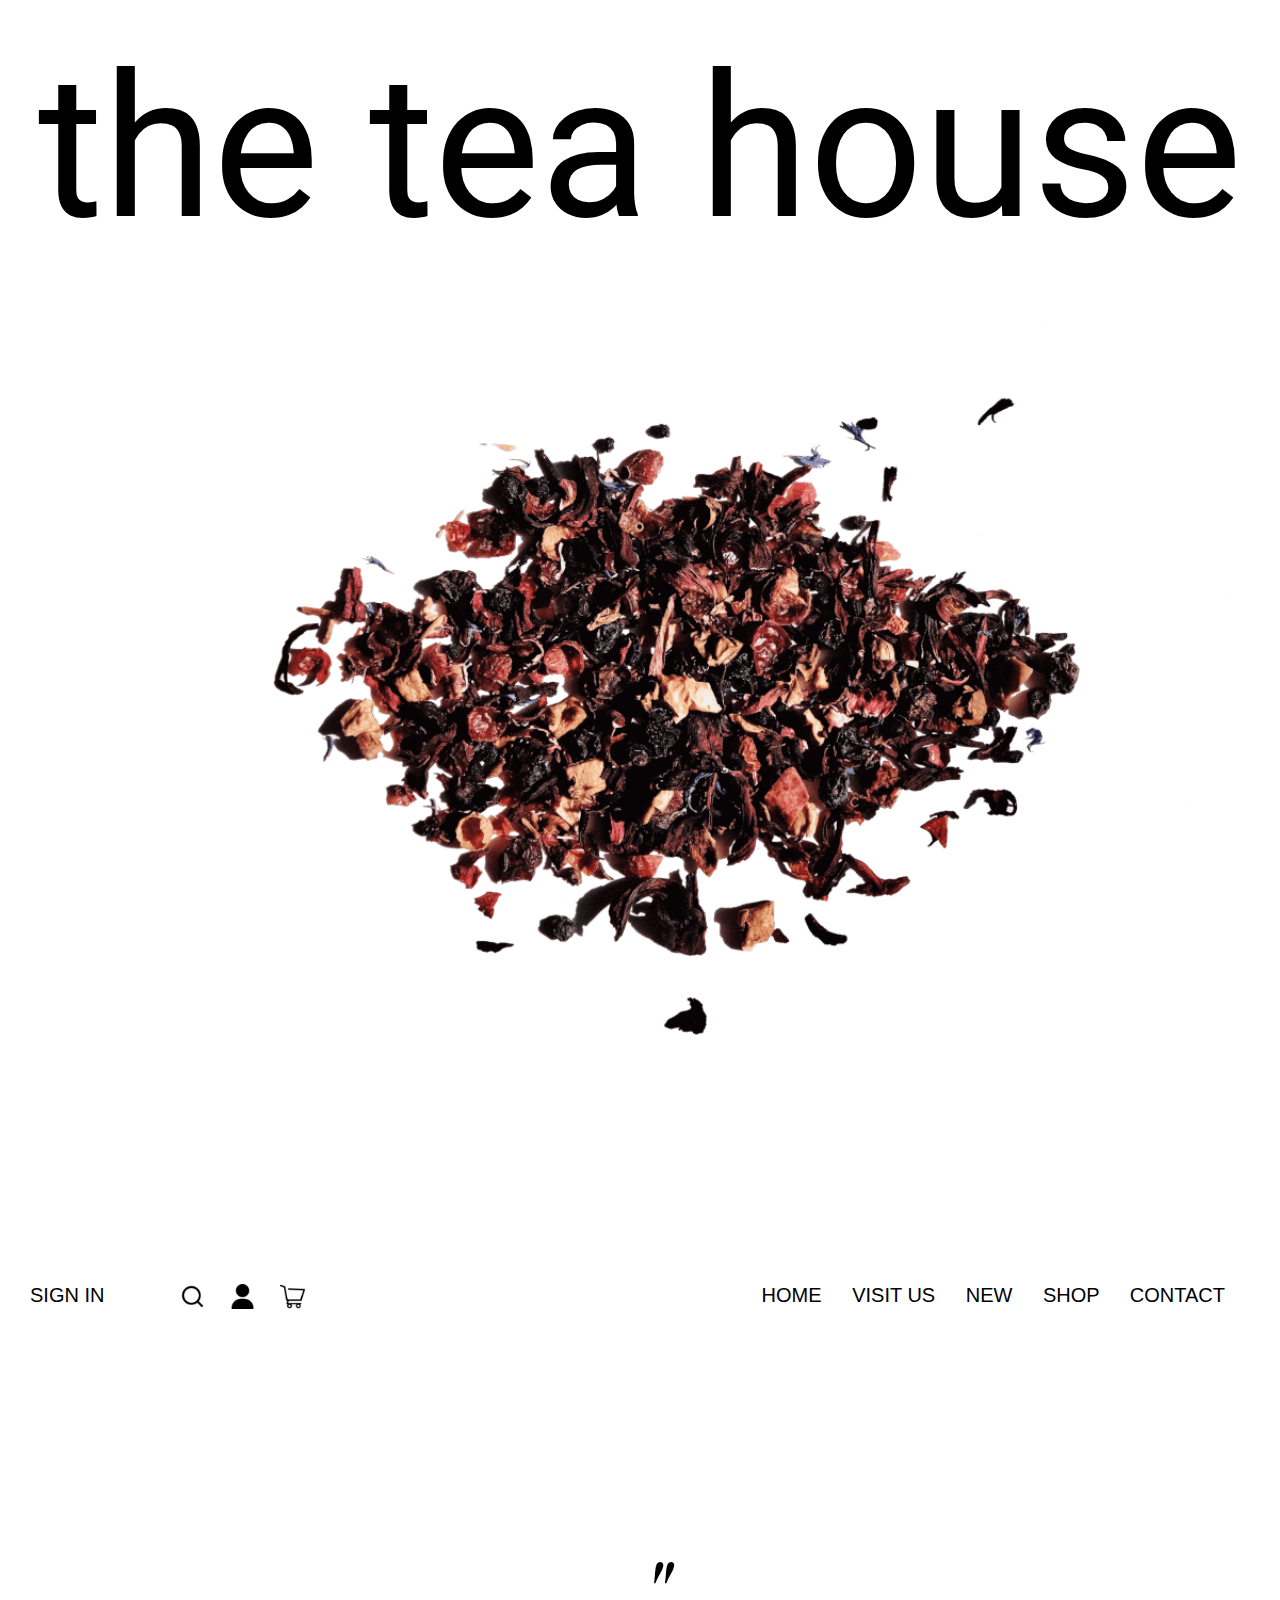
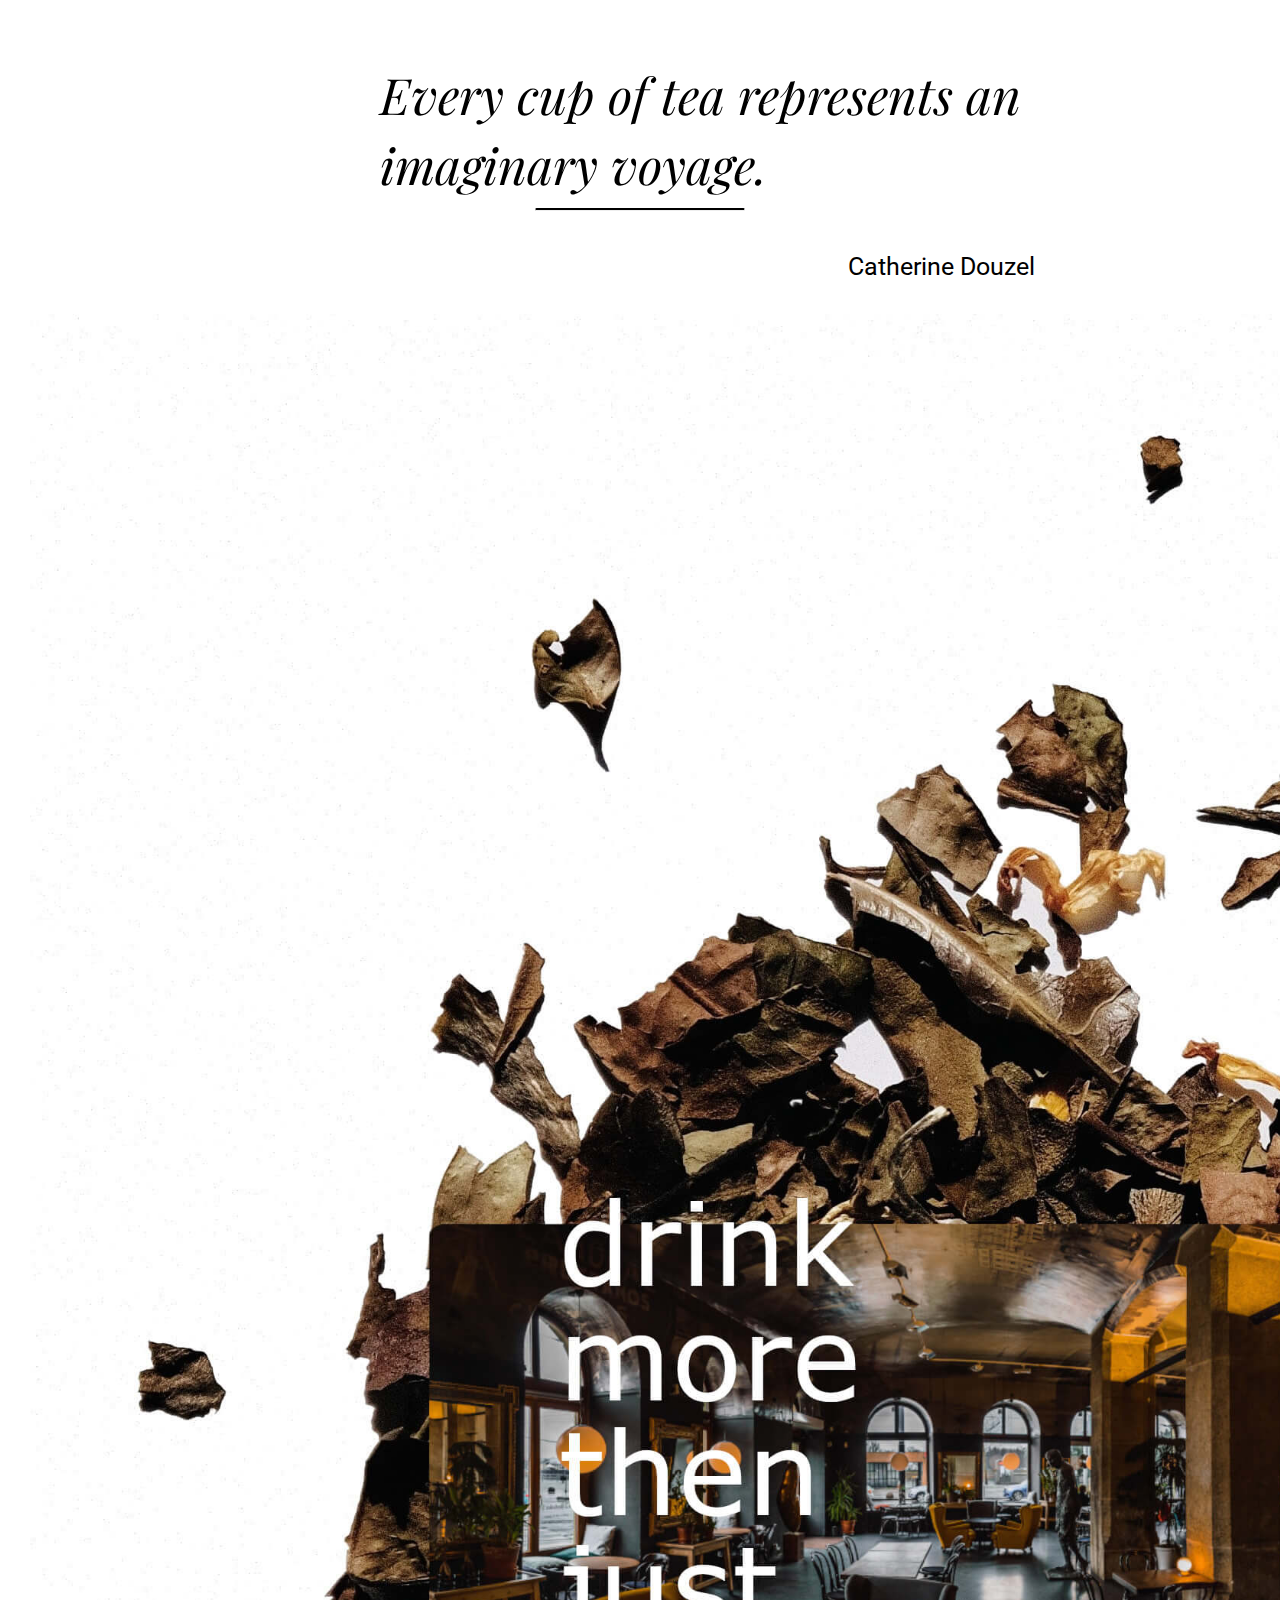
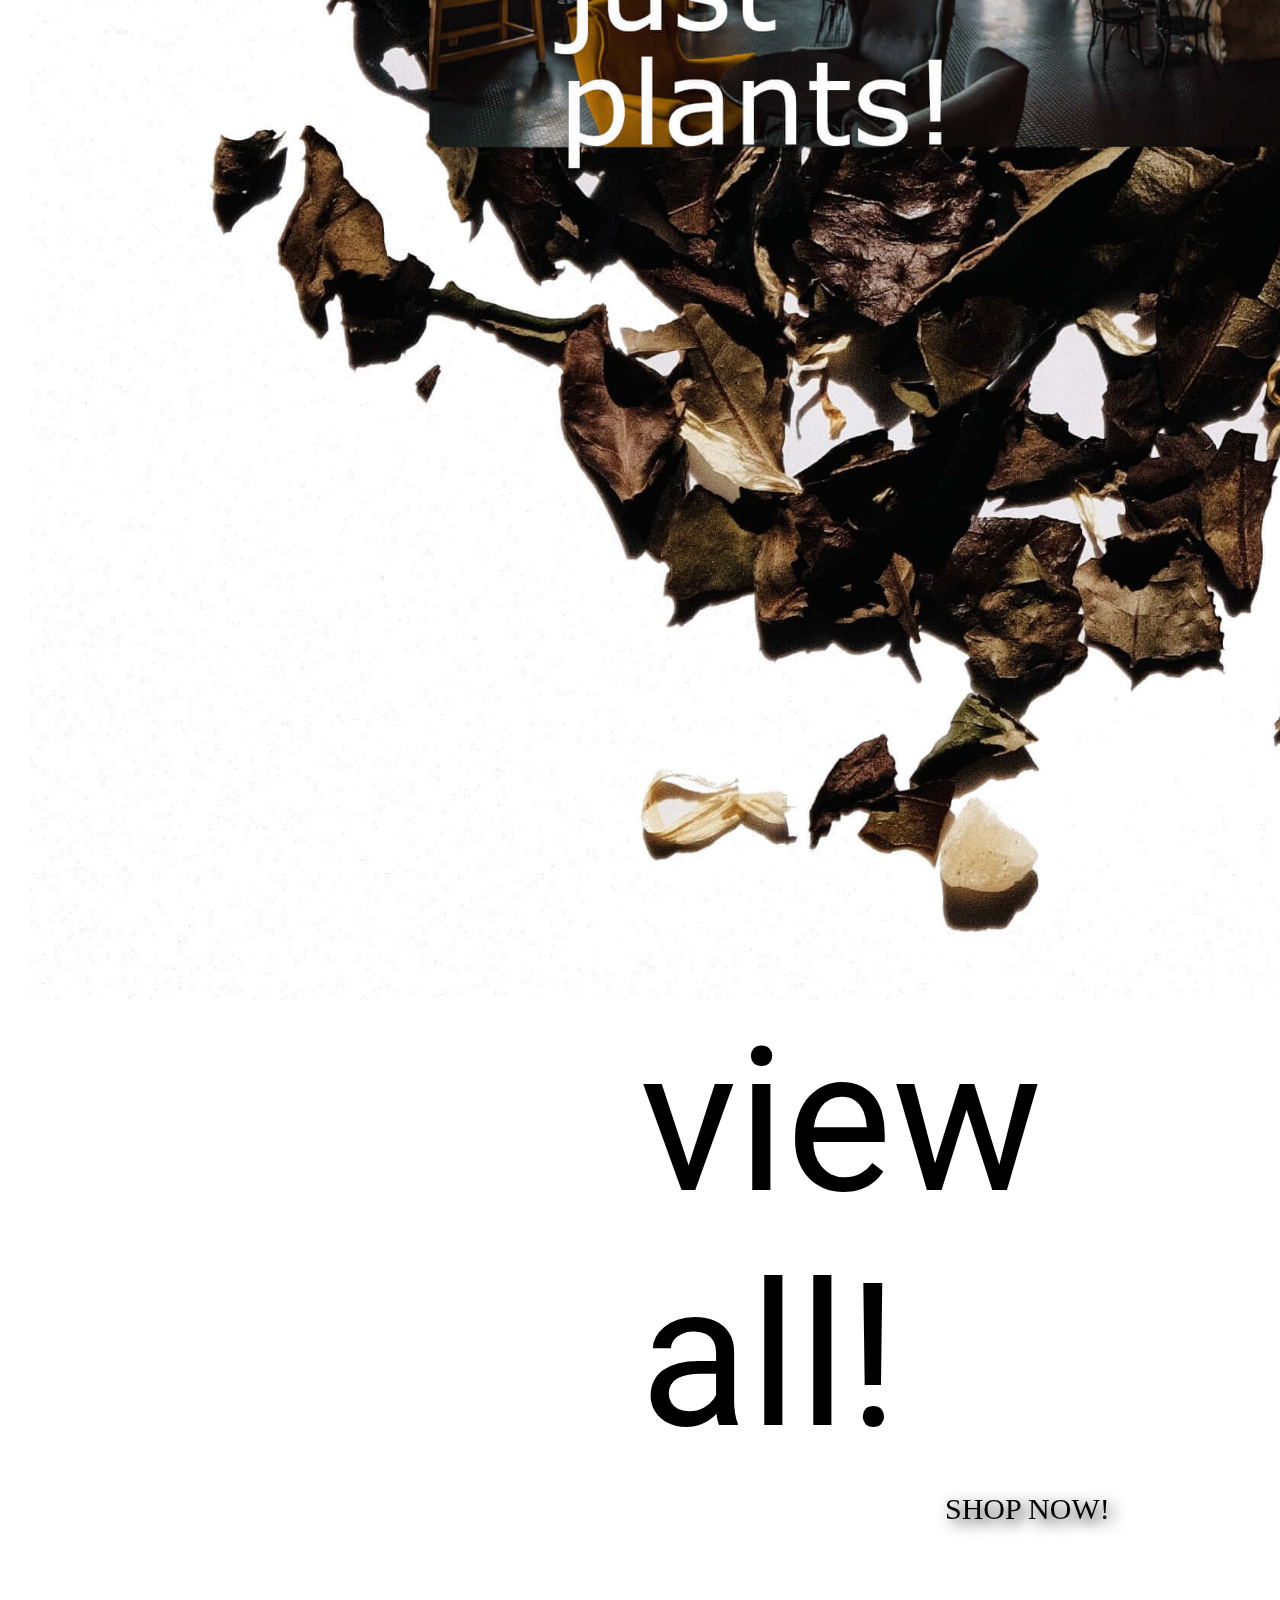
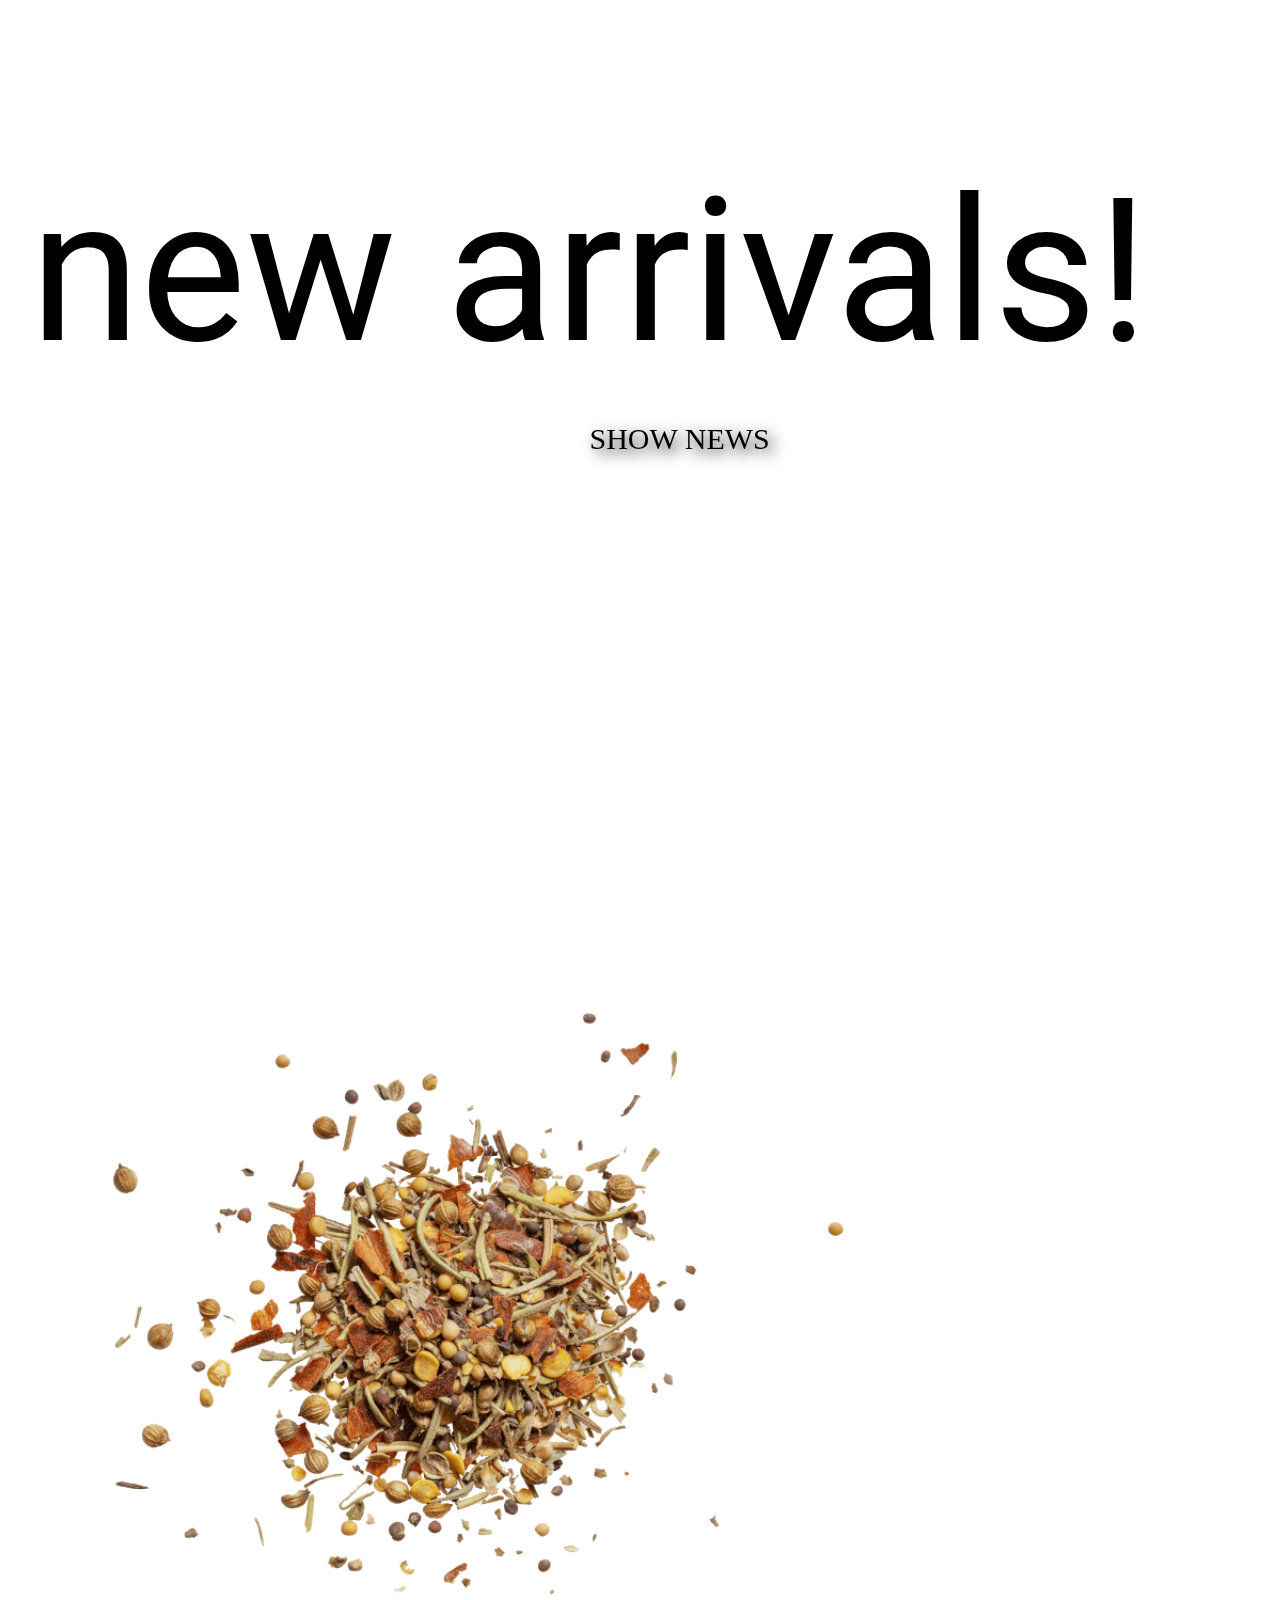
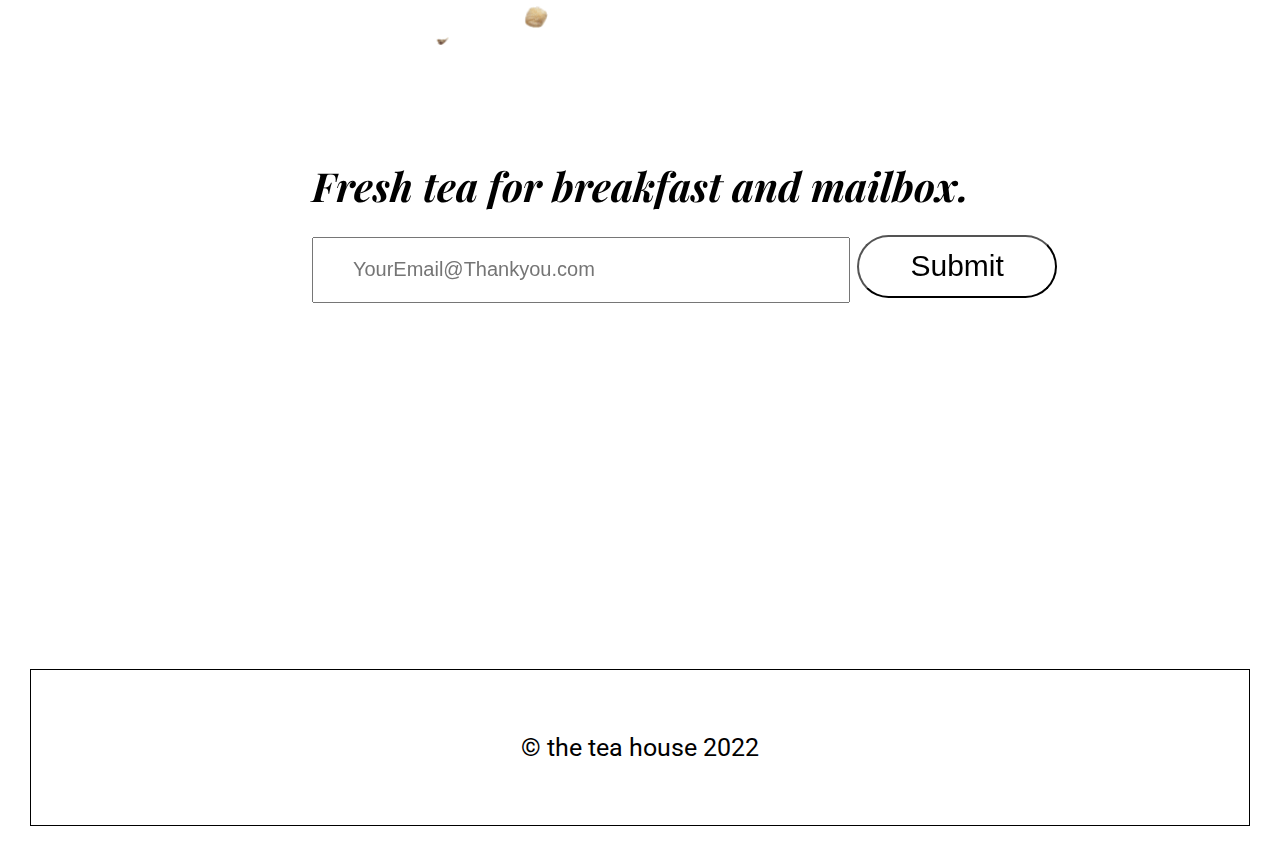
<file: index.html>
<!DOCTYPE html>
<html lang="en">
  <head>
    <meta charset="UTF-8" />
    <meta http-equiv="X-UA-Compatible" content="IE=edge" />
    <meta name="viewport" content="width=device-width, initial-scale=1.0" />
    <title>the tea house</title>
    <link rel="stylesheet" href="styles.css" />
  </head>
  <body>
    <div class="main-title new-font">the tea house</div>
    <img
      class="main-img"
      src="img/tee4-rotate.PNG"
      alt="Table with tea"
    />
  
    <nav class="nav-down">
      <div class="nav-pos">
        <div class="left-box">
          <a class="" href="">SIGN IN </a>
          <a href="index.html">
            <img src="img/search.png" class="pos-icon0"height="25"alt="Logo"
          </a>
          <a href="index.html">
            <img src="img/account.png" class="pos-icon1"height="25"alt="Logo"
          </a>

          <a class="" href="cart.html">
            <img
              class="pos-icon2"
              height="25"
              src="img/cart_icon.png"
              alt="Shoppingcart"
            />
          </a>
        </div>
        <div class="right-box">
          <a class="menu-link" href="index.html">HOME </a>
          <a class="menu-link" href="visitus.html"> VISIT US </a>
          <a class="menu-link" href="new.html"> NEW </a>
          <a class="menu-link" href="shop.html"> SHOP </a>
          <a class="menu-link" href="contact.html"> CONTACT </a>
        </div>
      </div>
    </nav>

    <section class="home-section">
      <div class="sign">"</div>
      <div class="quotes">Every cup of tea represents an imaginary voyage.</div>
      <hr class="rounded" />
      <p class="author">Catherine Douzel</p>
    </section>

    <div class="sec-2">
      <img
        class="main-img2"
        src="img/teaAndBarText.jpg"
        alt="tea house"
      />   
    </div>

      <div class="con-big-links">
        <div class="con-link-1 ">
          <div class="product-title2 new-font">view all!</div>
          <a class="link news-link-1" href="shop.html">SHOP NOW!</a>
        </div>

        <div class="con-link-2 ">
          <div class="product-title2 new-font">new arrivals!</div>
          <a class="link news-link-1" href="new.html">SHOW NEWS</a>
        </div>
      </div>

      <div class="img-title2">
        <img
          class="home-back-img-3"
          src="img/tee5.PNG"
          alt=""
        />

        <section class="email-div position-email">
          <h1 class="email-form-title pos-form" >Fresh tea for breakfast and mailbox.</h1>
          <form class="email-form" action="">
            <!-- <label for="email">Enter your email:</label> -->
            <input class="email-input-form" type="email" id="email" placeholder="YourEmail@Thankyou.com" name="email">
            <input class="submit-text" type="submit" value="Submit">
          </form
        </section>
      </div>
    </main>

    <footer class="footer">
      <div class="footer-div">
        <p class="impressum-copy-footer">&copy; the tea house 2022</p>
      </div>
    </footer>
  </body>
</html>
</file>
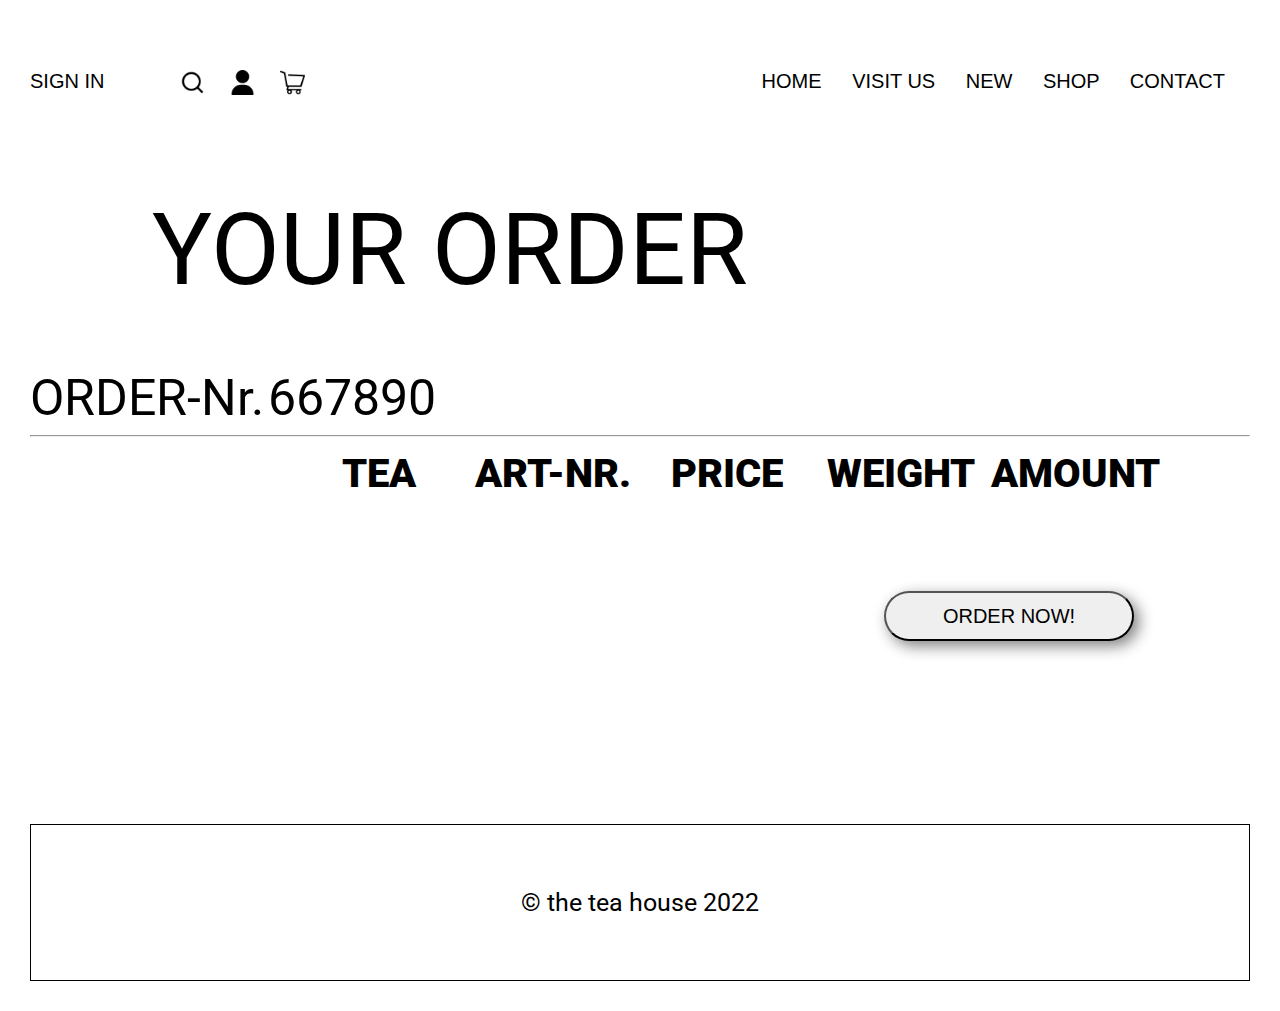
<file: cart.html>
<!DOCTYPE html>
<html lang="en">
  <head>
    <meta charset="UTF-8" />
    <meta http-equiv="X-UA-Compatible" content="IE=edge" />
    <meta name="viewport" content="width=device-width, initial-scale=1.0" />
    <title>the tea house</title>
    <link rel="stylesheet" href="styles.css" />
  </head>

  <body class="body-background" onload="createTableInCart()">
    <header class="header">
      <nav class="">
        <div class="nav-pos">
          <div class="left-box">
            <a class="" href="">SIGN IN </a>
            <a href="index.html">
              <img src="img/search.png"
              class="pos-icon0"height="25"alt="Logo"
            </a>
            <a href="index.html">
              <img src="img/account.png"
              class="pos-icon1"height="25"alt="Logo"
            </a>

            <a class="" href="cart.html">
              <img
                class="pos-icon2"
                height="25"
                src="img/cart_icon.png"
                alt="Shoppingcart"
              />
            </a>
          </div>
          <div class="right-box">
            <a class="menu-link" href="index.html">HOME </a>
            <a class="menu-link" href="visitus.html"> VISIT US </a>
            <a class="menu-link" href="new.html"> NEW </a>
            <a class="menu-link" href="shop.html"> SHOP </a>
            <a class="menu-link" href="contact.html"> CONTACT </a>
          </div>
        </div>
      </nav>
    </header>

    <main>
      <section class="order-title product-title2 new-font">YOUR ORDER</section>
      <span class="order-nr-title product-title2 new-font">ORDER-Nr.</span>

      <!-- Durch Klick auf Text wird hinzufuegen der Tabelle ausgeloest -->
      <span class="order-nr-title product-title2 new-font" id="order-nr"
        >667890</span
      >

      <hr />
      <section class="container-table-cart">
        <table class="order-table">
          <!-- Überschriften in erster Zeile: koennen bleiben? -->
          <tr class="new-font-s">
            <th class="table-head-2"></th>
            <th class="table-head-2">TEA</th>
            <th class="table-head-2">ART-NR.</th>
            <th class="table-head-2">PRICE</th>
            <th class="table-head-2">WEIGHT</th>
            <th class="table-head-2">AMOUNT</th>
          </tr>

          <tbody></tbody>
        </table>
      </section>

      <section class="under-product-list">
        <button class="buy-now-btn buy-btn size-btn">ORDER NOW!</button>
      </section>
    </main>
    <footer class="footer">
      <div class="footer-div">
        <p class="impressum-copy-footer">&copy; the tea house 2022</p>
      </div>
    </footer>

    <script type="text/javascript" src="js/addToCar.js"></script>
  </body>
</html>
</file>
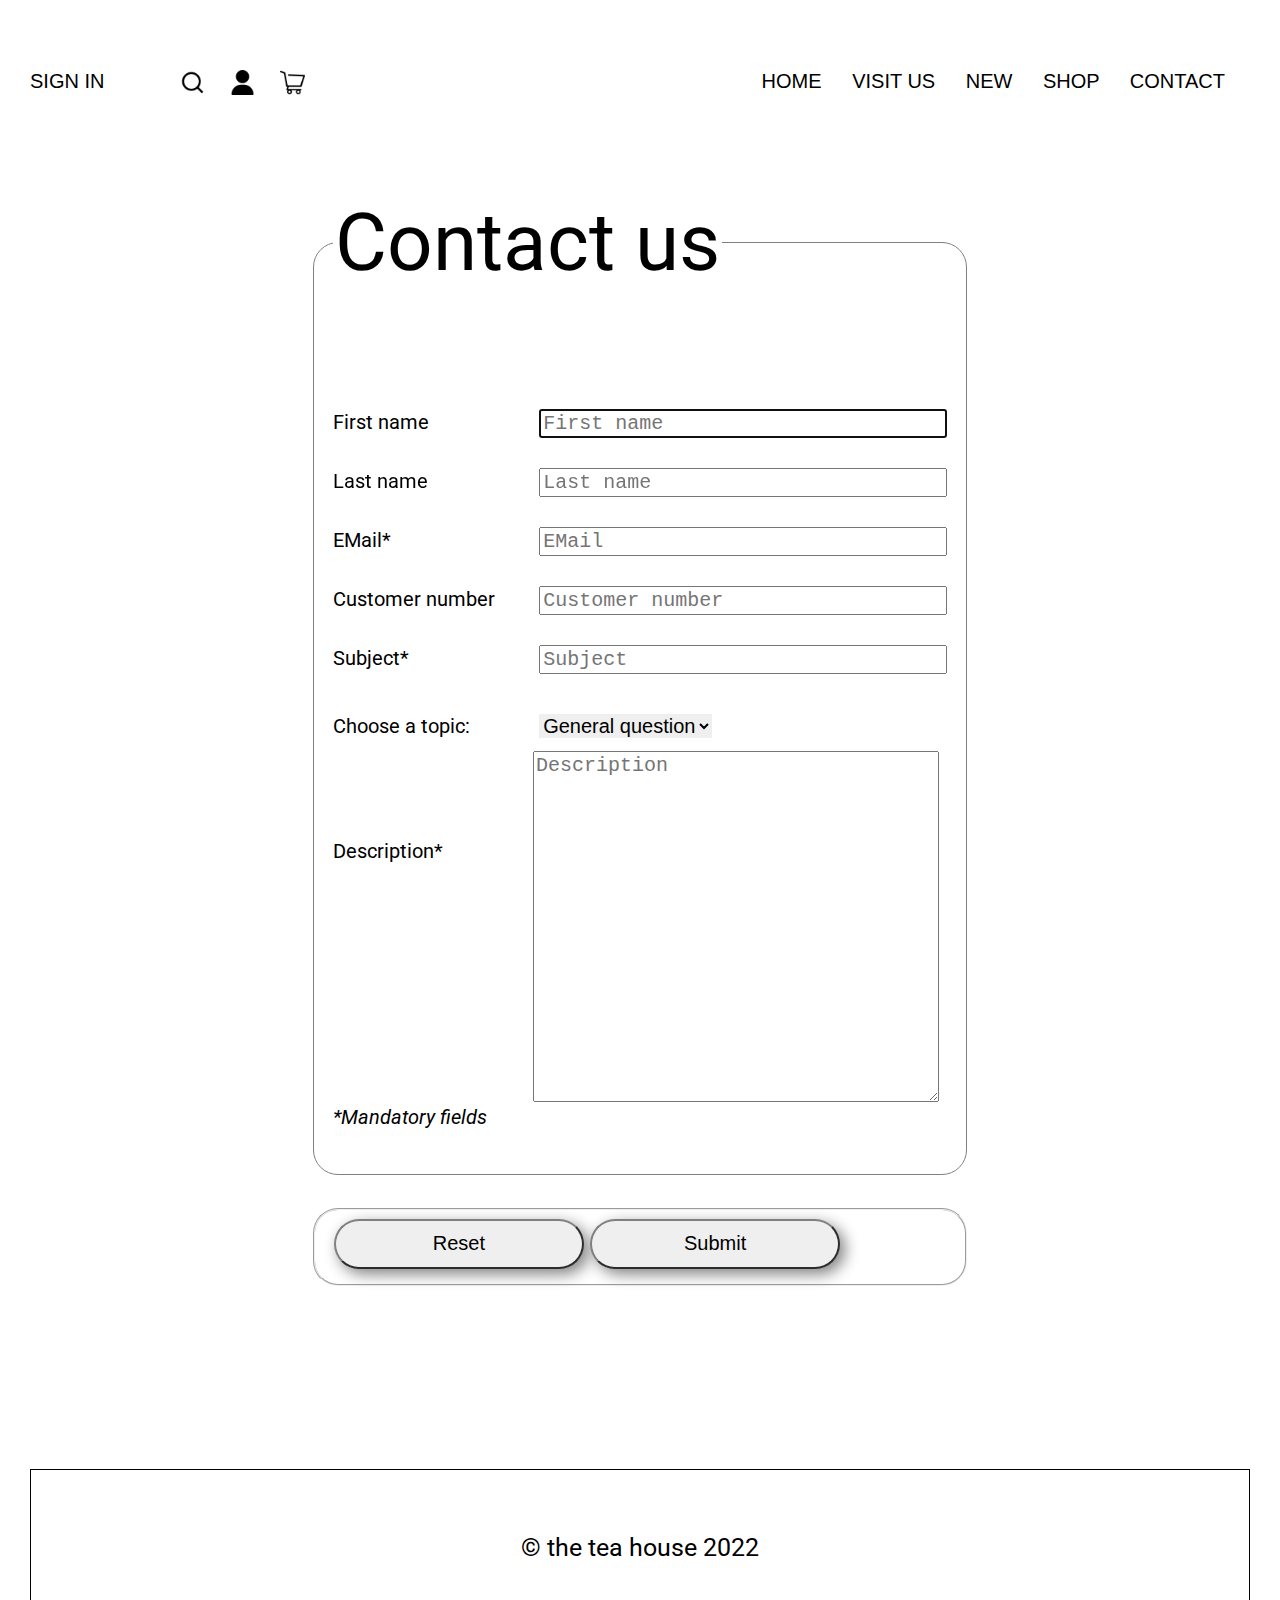
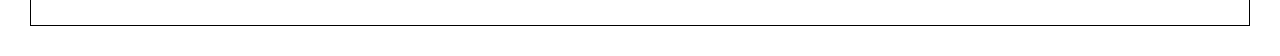
<file: contact.html>
<!DOCTYPE html>
<html lang="en">
  <head>
    <meta charset="UTF-8" />
    <meta http-equiv="X-UA-Compatible" content="IE=edge" />
    <meta name="viewport" content="width=device-width, initial-scale=1.0" />
    <title>the tea house</title>    <link rel="stylesheet" href="styles.css" />
  </head>
  <body>
    <header class="header">
      <nav class="new-nav">
        <div class="nav-pos">
          <div class="left-box">
            <a class="" href="">SIGN IN </a>
            <a href="index.html">
              <img src="img/search.png" class="pos-icon0"height="25"alt="Logo"
            </a>
            <a href="index.html">
              <img src="img/account.png"
              class="pos-icon1"height="25"alt="Logo"
            </a>

            <a class="" href="cart.html">
              <img
                class="pos-icon2"
                height="25"
                src="img/cart_icon.png"
                alt="Shoppingcart"
              />
            </a>
          </div>
          <div class="right-box">
            <a class="menu-link" href="index.html">HOME </a>
            <a class="menu-link" href="visitus.html"> VISIT US </a>
            <a class="menu-link" href="new.html"> NEW </a>
            <a class="menu-link" href="shop.html"> SHOP </a>
            <a class="menu-link" href="contact.html"> CONTACT </a>
          </div>
        </div>
      </nav>
    </header>

    <main>
      <div class="contact-form-container contactform-border">
        <form method="post">

          <fieldset class="fieldset-contact ">
            <legend class="title-contact product-title2 new-font">Contact us</legend>
                <label class="contact-label">First name</label>
                <input class="input-contact-fields" id="firstname-contact" type="text" name="firstname" placeholder="First name" pattern="[A-Za-z &Auml &auml &Euml &euml &Iuml &iuml &Ouml &ouml &Uuml &uuml &Yuml &yuml -]{2,40}" maxlength="40" autofocus> <br>
                  <br>
                <label class="contact-label">Last name</label>
                <input class="input-contact-fields" id="lastname-contact" type="text" name="lastname" placeholder="Last name" pattern="[A-Za-z &Auml &auml &Euml &euml &Iuml &iuml &Ouml &ouml &Uuml &uuml &Yuml &yuml -]{2,40}" maxlength="40"> <br>
                  <br>
                <label class="contact-label">EMail*</label>
                <input class="input-contact-fields" id="email-contact" type="email" name="email" placeholder="EMail" required maxlength="40"> <br>
                  <br>
                <label class="contact-label">Customer number</label>
                <input class="input-contact-fields" id="customernumber-contact" type="text" name="customernumber" placeholder="Customer number" pattern="[0-9p]{8}" maxlength="40"> <br>
                  <br>
                <label class="contact-label">Subject*</label>
                <input class="input-contact-fields" id="subject-contact" type="text" name="subject" placeholder="Subject" required maxlength="40"> <br>
                  <br>

                <label class="contact-label">Choose a topic:</label>
                <select class="amount-form-select star-form" name="teas" id="teas">
                  <option value="general">General question</option>
                  <option value="paris">My order</option>
                  <option value="london">Problem</option>
                <select> <br>

                <div class="desc-text-area">
                  <label class="contact-label description">Description*</label>
                  <textarea class="textarea-contact input-contact-fields" cols="40" rows="15" maxlength="400" placeholder="Description" required></textarea> <br>
                </div>

                <label class="cursive">*Mandatory fields</label> <br>
                <br>
          </fieldset>

          <fieldset class="fieldset-buttons">
            <button class="contact-button reset-btn size-btn" type="reset">Reset</button>
            <button class="contact-button submit-btn size-btn"  type="submit">Submit</button>
          </fieldset>         
        </form>
      </div>    
    </main>

    <footer class="footer">
      <div class="footer-div">
        <p class="impressum-copy-footer">&copy; the tea house 2022</p>
      </div>
    </footer>
  </body>
</html>
</file>
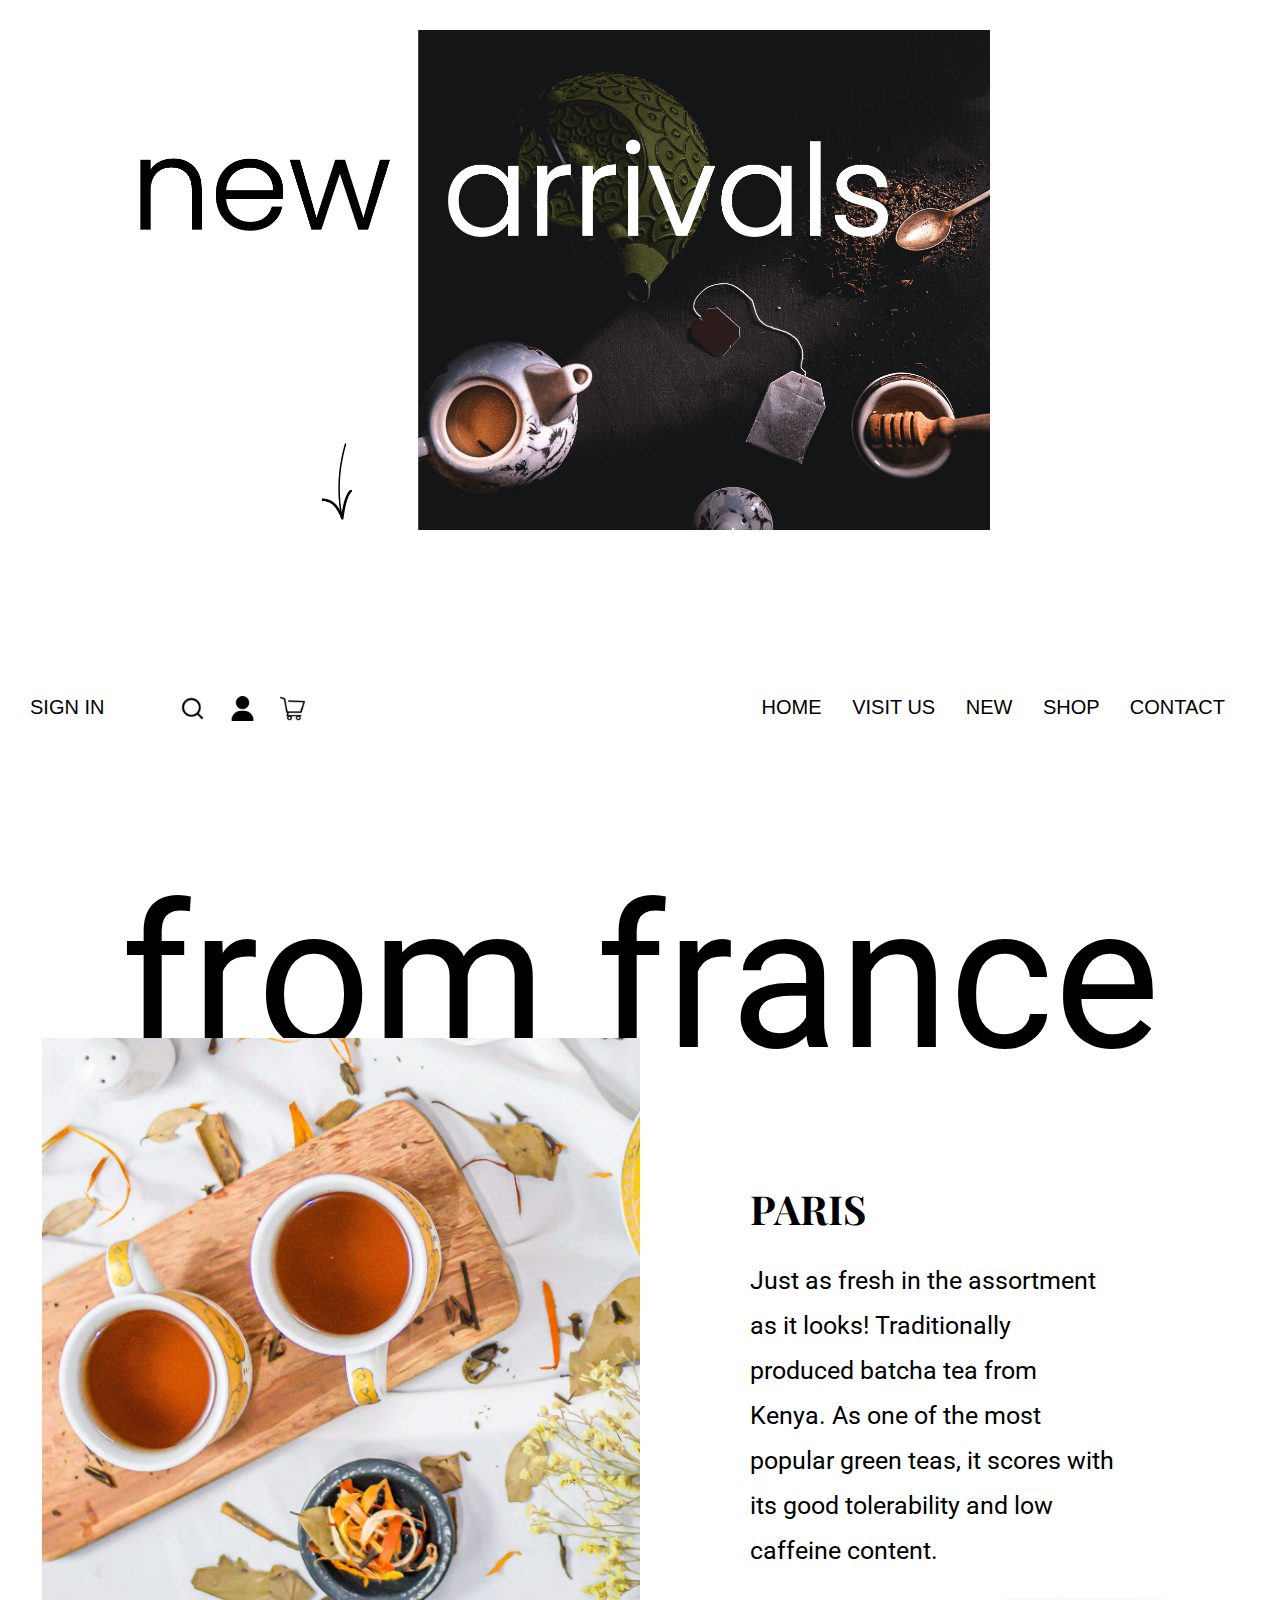
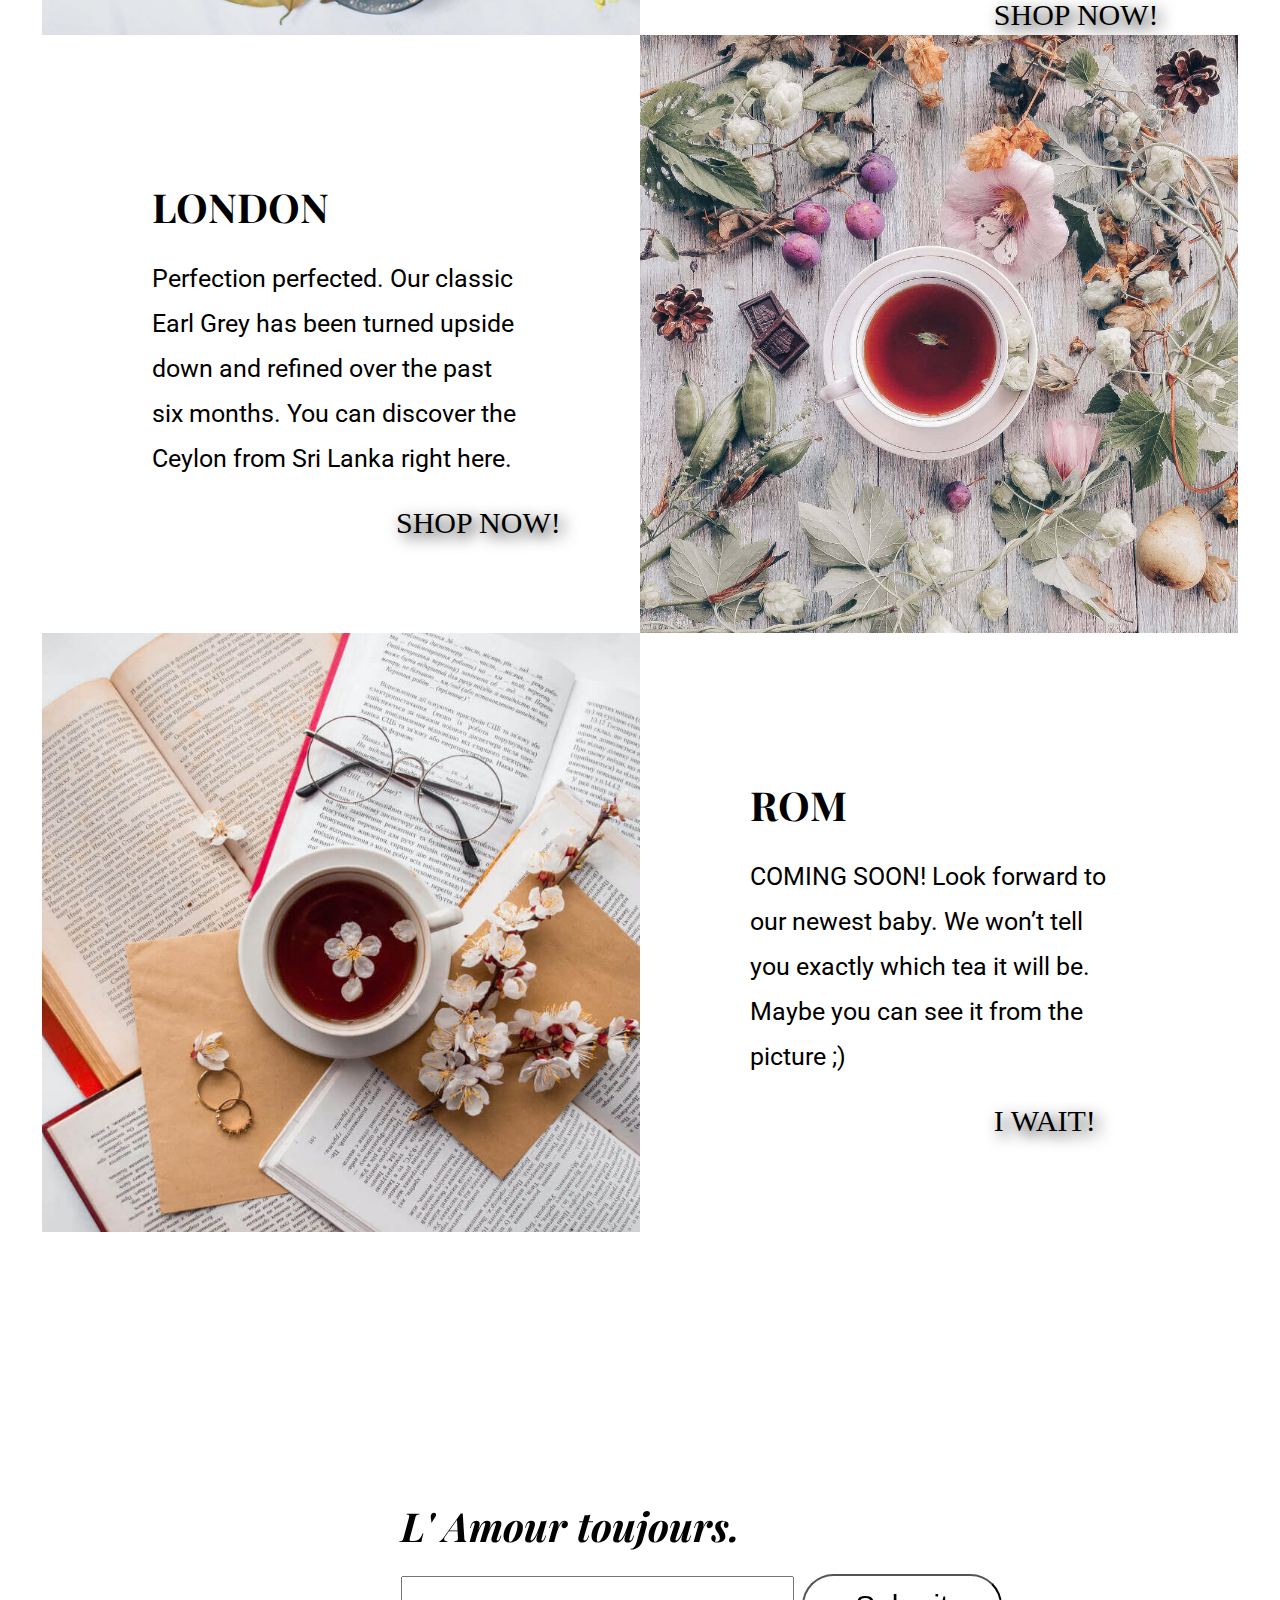
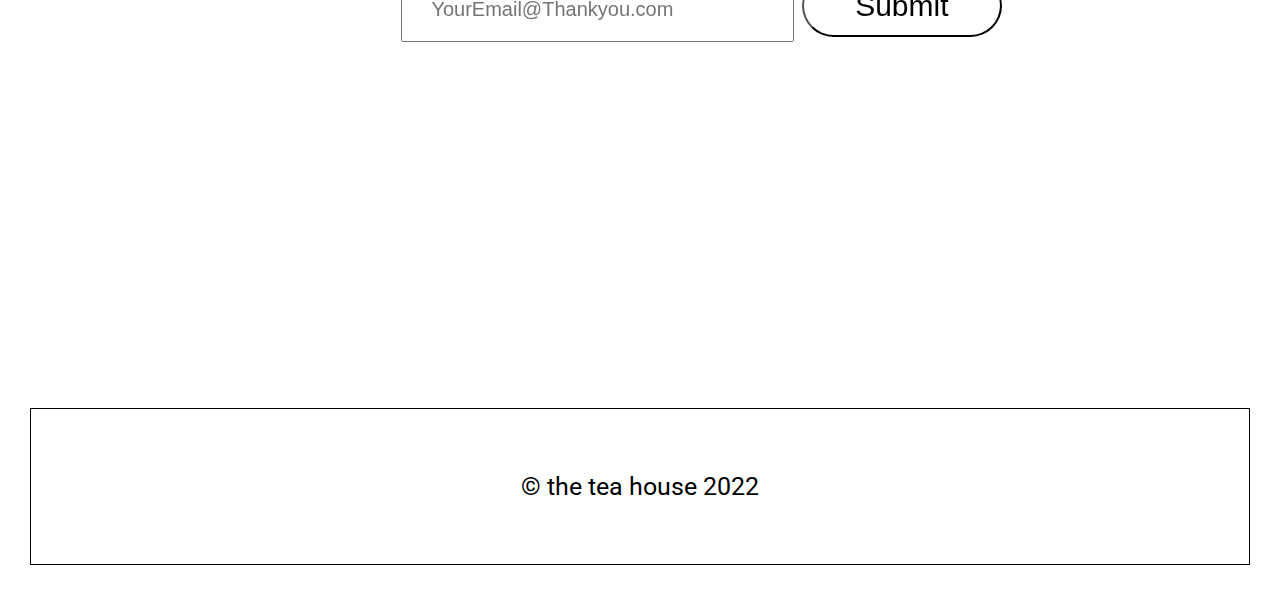
<file: new.html>
<!DOCTYPE html>
<html lang="en">
  <head>
    <meta charset="UTF-8" />
    <meta http-equiv="X-UA-Compatible" content="IE=edge" />
    <meta name="viewport" content="width=device-width, initial-scale=1.0" />
    <title>the tea house</title>    <link rel="stylesheet" href="styles.css" />
  </head>
  <body>
      <header>
          <img class="new-img-height" 
          src="img/newArivalsImg.PNG" 
          alt="Table with tea"
      </header>

      <nav class="nav-down">
        <div class="nav-pos">
          <div class="left-box">
            <a class="" href="">SIGN IN </a>
            <a href="index.html">
              <img src="img/search.png" class="pos-icon0"height="25"alt="Logo"
            </a>
            <a href="index.html">
              <img src="img/account.png" class="pos-icon1"height="25"alt="Logo"
            </a>
  
            <a class="" href="cart.html">
              <img
                class="pos-icon2"
                height="25"
                src="img/cart_icon.png"
                alt="Shoppingcart"
              />
            </a>
          </div>
          <div class="right-box">
            <a class="menu-link" href="index.html">HOME </a>
            <a class="menu-link" href="visitus.html"> VISIT US </a>
            <a class="menu-link" href="new.html"> NEW </a>
            <a class="menu-link" href="shop.html"> SHOP </a>
            <a class="menu-link" href="contact.html"> CONTACT </a>
          </div>
        </div>
      </nav>



    <main>
      <div class="news-container">
        <p class="product-title2 new-font">from france</p>

        <img class="news-img-1" src="img/bild10-big.jpeg" alt="Tea Paris" />
        <div class="new-text-link">
          <h1>PARIS</h1>
          <p class="news-text-1">
            Just as fresh in the assortment as it looks!
            Traditionally produced batcha tea from Kenya.
            As one of the most popular green teas, it scores with its good tolerability and low caffeine content.
          </p>
          <a class="news-link-1 link" href="product1.html">SHOP NOW!</a>
        </div>

        <div class="new-text-link">
          <h1>LONDON</h1>
          <p class="news-text-2">
            Perfection perfected.
            Our classic Earl Grey has been turned upside down and refined over the past six months.
            You can discover the Ceylon from Sri Lanka right here.
          </p>
          <a class="news-link-2 link" href="product2.html">SHOP NOW!</a>
        </div>
        <img class="news-img-2" src="img/bild12.jpeg" alt="Tea London" />

        <img class="news-img-3" src="img/bild13.jpg" alt="Tea Coming Soon" />
        <div class="new-text-link">
          <h1>ROM</h1>
          <p class="news-text-1">
            COMING SOON! Look forward to our newest baby.
            We won’t tell you exactly which tea it will be.
            Maybe you can see it from the picture ;)
          </p>
          <a class="news-link-1 link" href="#newsletter">I WAIT!</a>
        </div>
      </div>


      <section class="email-div">
        <h1 class="email-form-title" >L' Amour toujours.</h1>
        <form class="email-form" action="/action_page.php">
          <!-- <label for="email">Enter your email:</label> -->
          <input class="email-input-form" type="email" id="email" placeholder="YourEmail@Thankyou.com" name="email">
          <input id="newsletter" class="submit-text" type="submit" value="Submit">
        </form
      </section>
    </main>

    <footer class="footer">
      <div class="footer-div">
        <p class="impressum-copy-footer">&copy; the tea house 2022</p>
      </div>
    </footer>
  </body>
</html>
</file>
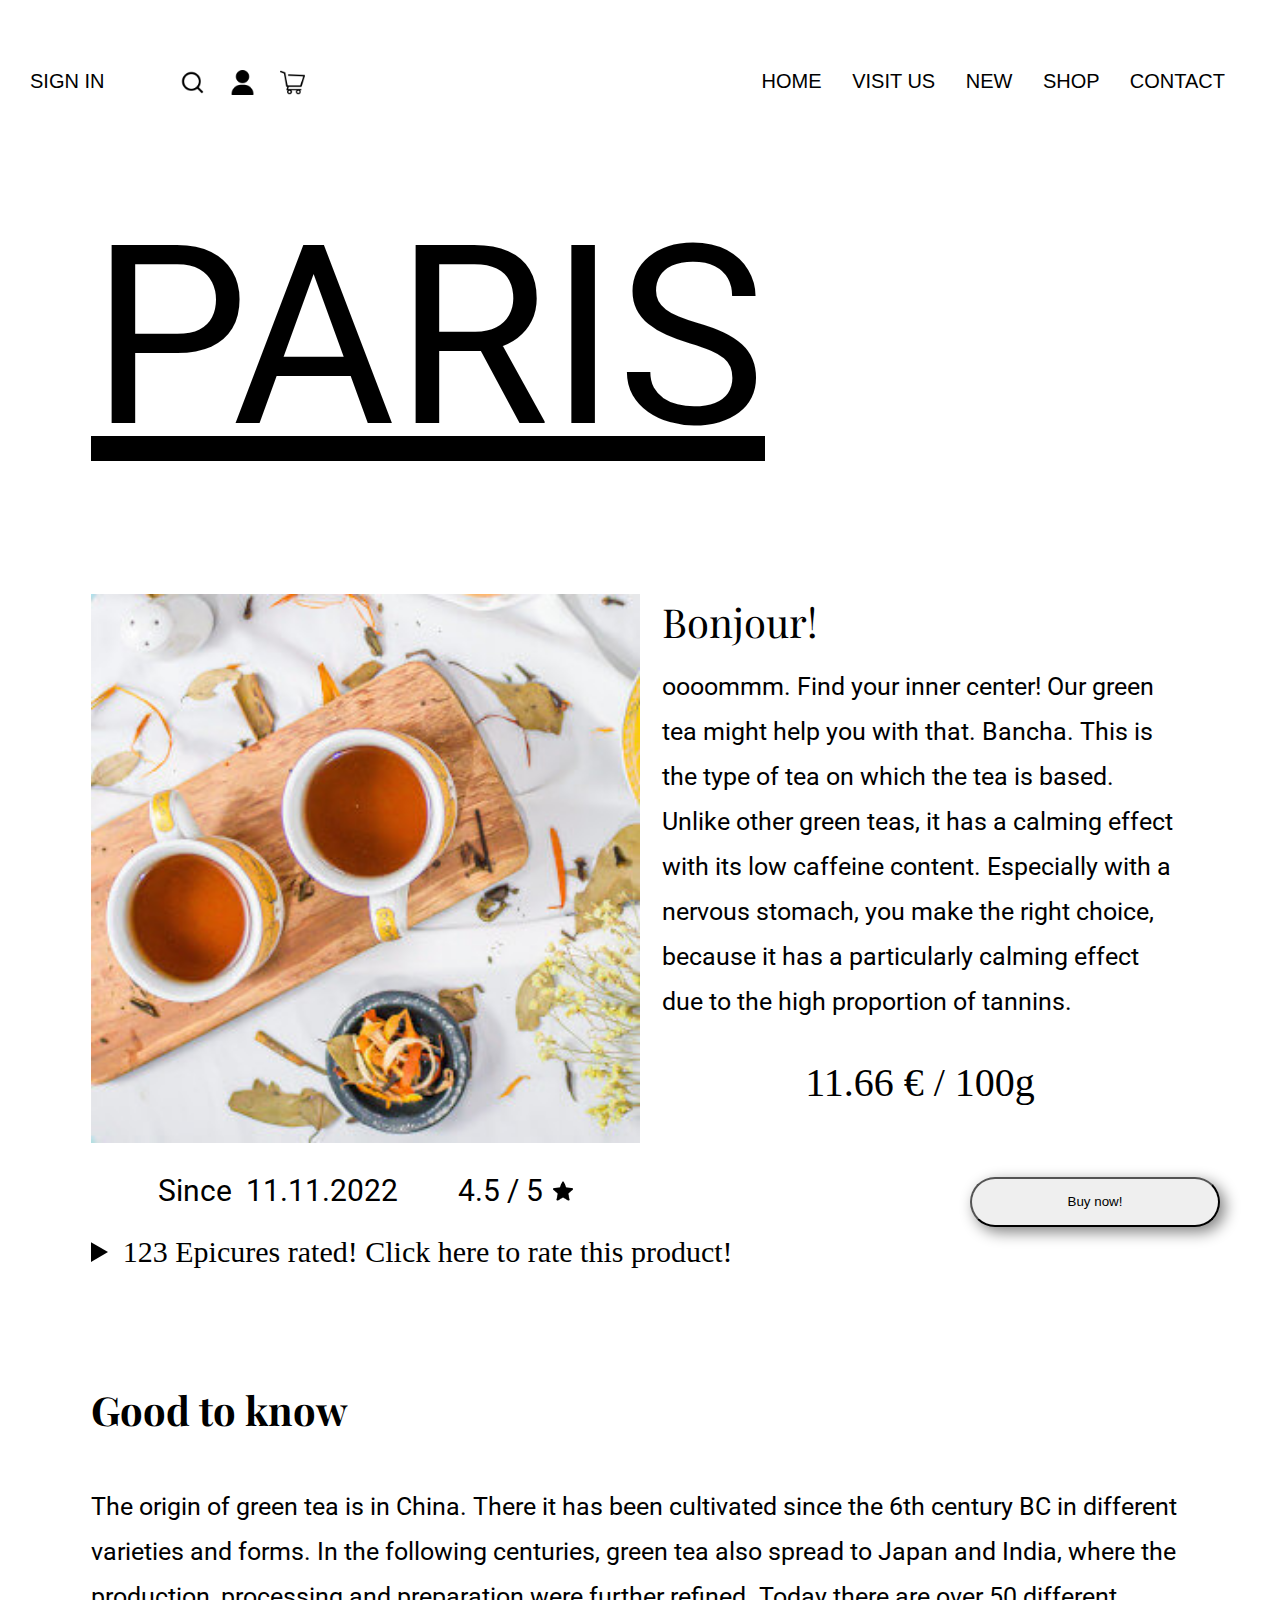
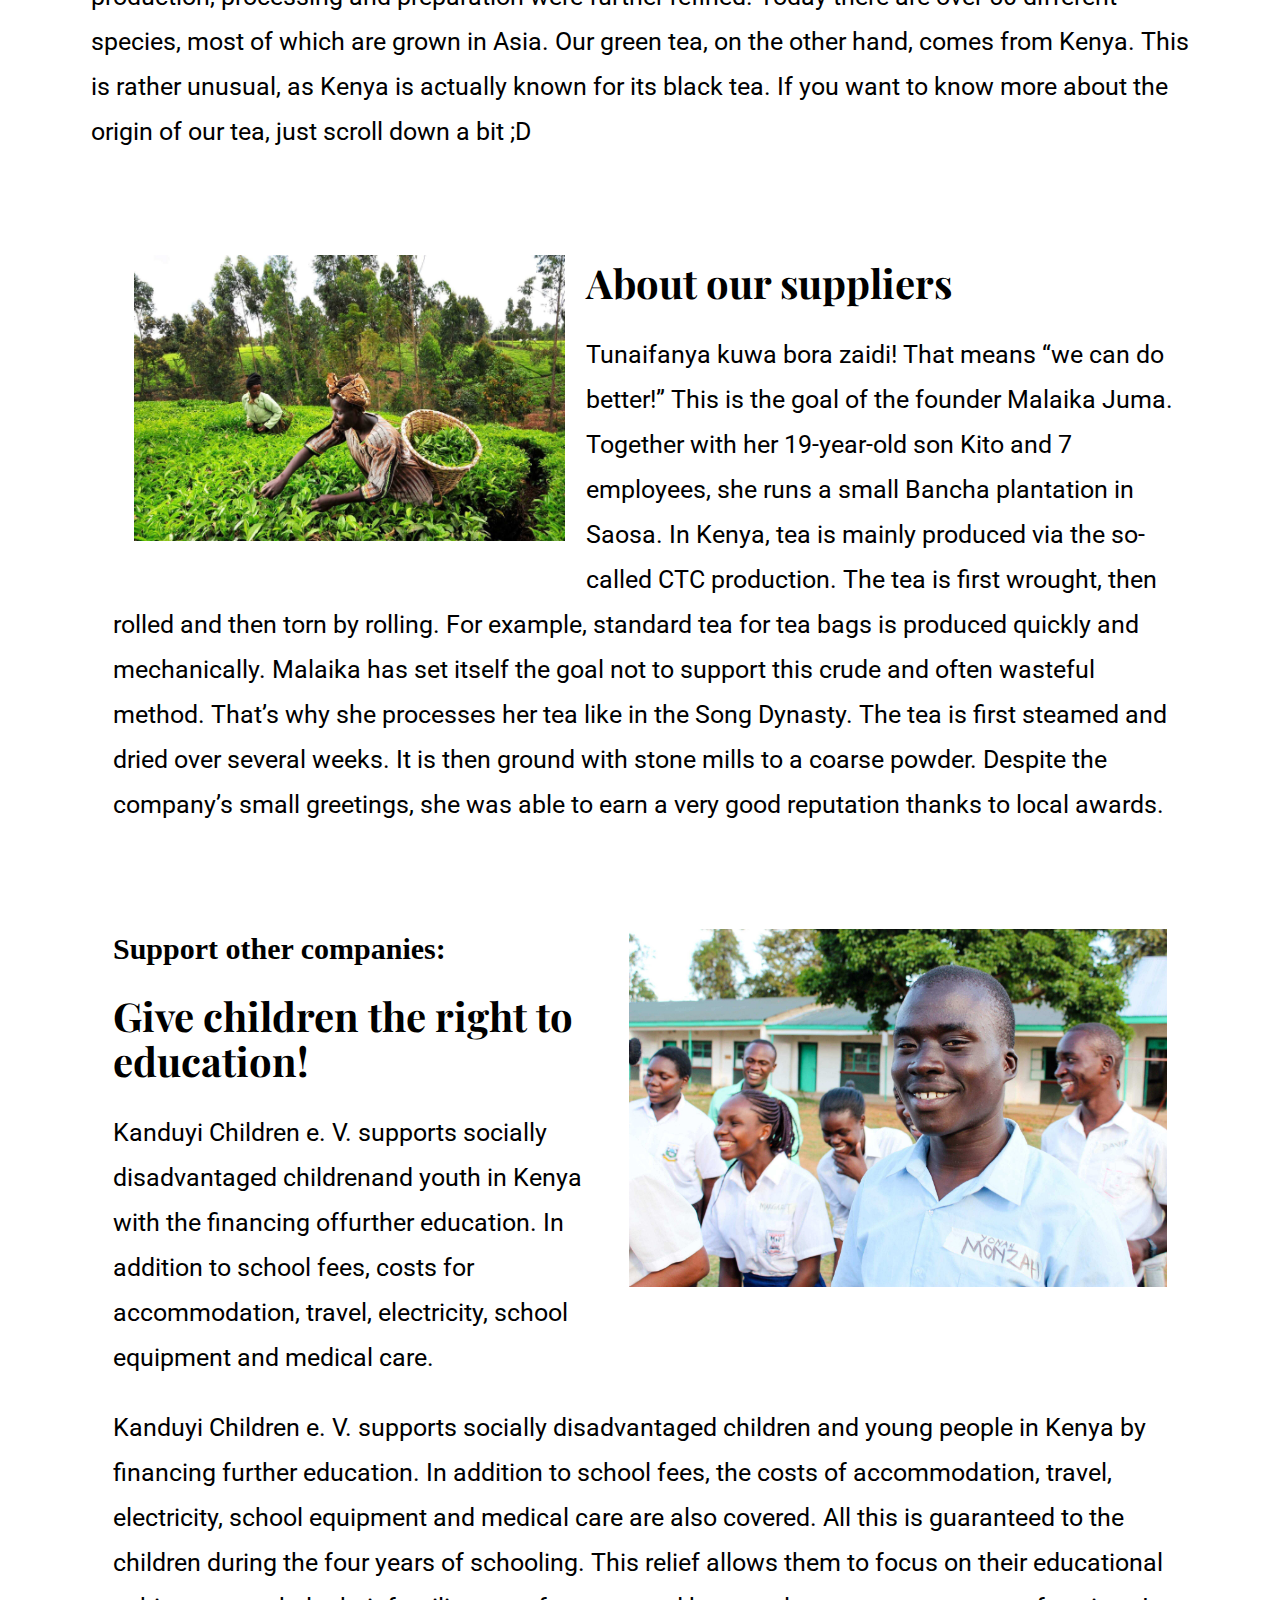
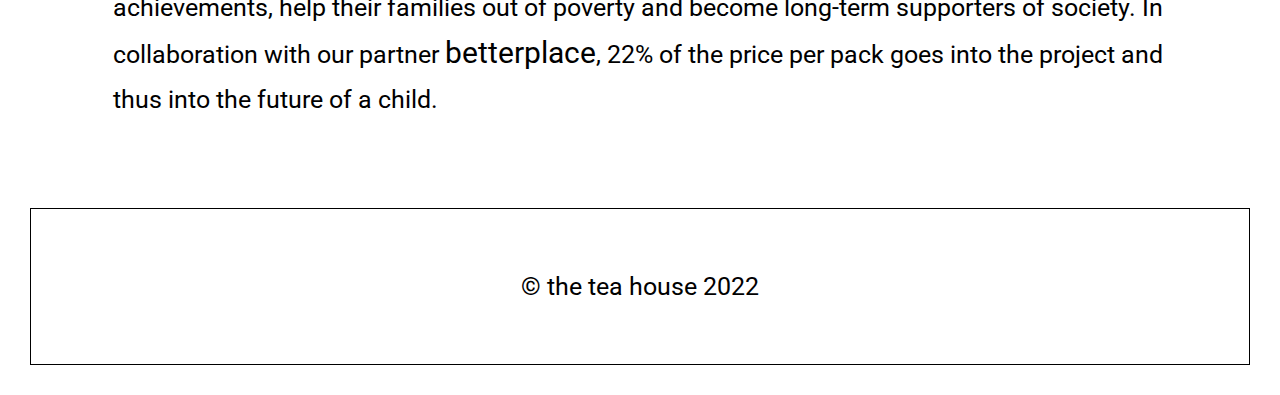
<file: product1.html>
<!DOCTYPE html>
<html lang="en">
  <head>
    <meta charset="UTF-8" />
    <meta http-equiv="X-UA-Compatible" content="IE=edge" />
    <meta name="viewport" content="width=device-width, initial-scale=1.0" />
    <title>the tea house</title>    
    <link rel="stylesheet" href="styles.css" />
  </head>

  <body>
    <header class="header">
      <nav class="">
        <div class="nav-pos">
          <div class="left-box">
            <a class="" href="">SIGN IN </a>
            <a href="index.html">
              <img src="img/search.png" class="pos-icon0"height="25"alt="Logo"
            </a>
            <a href="index.html">
              <img src="img/account.png" class="pos-icon1"height="25"alt="Logo"
            </a>
  
            <a class="" href="cart.html">
              <img
                class="pos-icon2"
                height="25"
                src="img/cart_icon.png"
                alt="Shoppingcart"
              />
            </a>
          </div>
          <div class="right-box">
            <a class="menu-link" href="index.html">HOME </a>
            <a class="menu-link" href="visitus.html"> VISIT US </a>
            <a class="menu-link" href="new.html"> NEW </a>
            <a class="menu-link" href="shop.html"> SHOP </a>
            <a class="menu-link" href="contact.html"> CONTACT </a>
          </div>
        </div>
      </nav>
    </header>

    <main>

      <div class="product-detail-container">
        <div class="product-title new-font">PARIS</div>

        <div class="product-img-div">
          <img
            id="product-img"
            class="product-img"
            src="img/bild10.jpeg"
            alt="Tea Paris"
          />

          <section class="time-likes-con new-font">
            <div class="time">
              <div class="texttime">Since &nbsp;</div>
              <time id="time"> 11.11.2022</time>
            </div>

            <div class="likes">
              <div id="likes-amount"> <span id="rate-average"> 4.5 </span>/ 5</div>

              <div>
                <a href="http://">
                  <img
                    class="herz-icon"
                    src="img/star1.png"
                    alt="Star icon"
                  />
                </a>
              </div>
            </div>
          </section>
        </div>

        <section class="product-description-short">
          <div class="description-title">Bonjour!</div>
          <p class="">
            oooommm. Find your inner center! Our green tea might help you with that.
            Bancha. This is the type of tea on which the tea is based.
            Unlike other green teas, it has a calming effect with its low caffeine content.
            Especially with a nervous stomach, you make the right choice, because it has a particularly calming effect due to the high proportion of tannins.
          </p>

          <div class="size-box">
            <div class="text-div">
             11.66 € / 100g 
            </div>

          </div>

         
          <div class="size-form">
            <!-- <label class="amount-form" for="tea">Amount:&nbsp</label>
            <select
              class="amount-form-select"
              id="amount"
              name="amount"
              
            >
              <option value="1">1</option>
              <option value="2">2</option>
              <option value="3">3</option>
              <option value="4">4</option>
              <option value="5">5</option>
              <option value="6">6</option>
            </select> -->
          </div>

          <div class="choice-amount">

            <span class="output output-size"></span>

            <div class="amount-number">
            </div>

            <span class="output-num output-size"></span>

            <div class="amount-price">
            </div>

            <span class="output-size" ></span>
          </div>

          <div class="buy-btn-div">
            <button class="buy-btn  buy-now-btn" id="produkt1" value="produkt1">Buy now!</button>
          </div>
        </section>

        <div class="rating-area">
          <details class="rating"><summary class="summary"><span id="amount-userrats">123 </span>Epicures rated! Click here to rate this product!</summary>
            <fieldset class="fieldset">
              <legend>Product rating</legend>

              <span id="counter">0</span>
              <span>/ 800</span>


                <form action="">
                  <label class="amount-form" for="tea">Choose:&nbsp</label>
                    <select class="amount-form-select star-form" name="rating-heart" size="1" id="rating-heart">
                    <option value="1-star">1 Star</option>
                    <option value="2-star">2 Star</option>
                    <option value="3-star">3 Star</option>
                    <option value="4-star">4 Star</option>
                    <option value="5-star">5 Star</option>
                  </select>
                </form>
              <textarea class="textarea-size" placeholder="Leave a review" maxlength="800" name="rating" id="rating" cols="160" rows="20"></textarea>
                <input class="size-btn send-rate-btn" type="submit" value="Send">
            </details>&nbsp;
          </fieldset>
        </div>

        <section class="information-container">
          <article class="aboutTheTea">
            <h1>Good to know</h1>
            <p>
              The origin of green tea is in China.
              There it has been cultivated since the 6th century BC in different varieties and forms.
              In the following centuries, green tea also spread to Japan and India, where the production, processing and preparation were further refined.
              Today there are over 50 different species, most of which are grown in Asia.
              Our green tea, on the other hand, comes from Kenya.
              This is rather unusual, as Kenya is actually known for its black tea.
              If you want to know more about the origin of our tea, just scroll down a bit ;D
            </p>
          </article>

          <article class="aboutTheCompany">
              <img src="img/Kenia1.jpg" class="img1-new" alt="Kenyan women working on a tea plantation">
              <h1>About our suppliers</h1>

              <p>
                Tunaifanya kuwa bora zaidi! That means “we can do better!”
                This is the goal of the founder Malaika Juma.
                Together with her 19-year-old son Kito and 7 employees, she runs a small Bancha plantation in Saosa.
                In Kenya, tea is mainly produced via the so-called CTC production.
                The tea is first wrought, then rolled and then torn by rolling.
                For example, standard tea for tea bags is produced quickly and mechanically.
                Malaika has set itself the goal not to support this crude and often wasteful method.
                That’s why she processes her tea like in the Song Dynasty.
                The tea is first steamed and dried over several weeks.
              It is then ground with stone mills to a coarse powder.
              Despite the company’s small greetings, she was able to earn a very good reputation thanks to local awards.
              </p>
            </article>

            <article class="support support-text ">
              <img src="img/Kenia2.jpg"  class="img2-new" alt="Kenyan students laughing in front of a school">
                <h2>Support other companies:</h2>
                <h1>Give children the right to education!</h1>
                <p>
                  Kanduyi Children e. V. supports socially disadvantaged childrenand youth in Kenya with the financing offurther education.
                  In addition to school fees, costs for accommodation, travel, electricity, school equipment and medical care.
                </p>
                <p>
                  Kanduyi Children e. V. supports socially disadvantaged children and young people in Kenya by financing further education.
                  In addition to school fees, the costs of accommodation, travel, electricity, school equipment and medical care are also covered.
                  All this is guaranteed to the children during the four years of schooling.
                  This relief allows them to focus on their educational achievements, help their families out of poverty and become long-term supporters of society.
                  In collaboration with our partner
                  <a class="about-text-link" href="https://www.betterplace.org/de"> betterplace</a>,
                  22% of the price per pack goes into the project and thus into the future of a child.
                </p>
          </article>
        </section>
      </div>
    </main>

    <footer class="footer">
      <div class="footer-div">
        <p class="impressum-copy-footer">&copy; the tea house 2022</p>
      </div>
    </footer>
    <script src="js/counter.js"></script>
    <script src="js/addToCar.js"></script>
  </body>
</html>
</file>
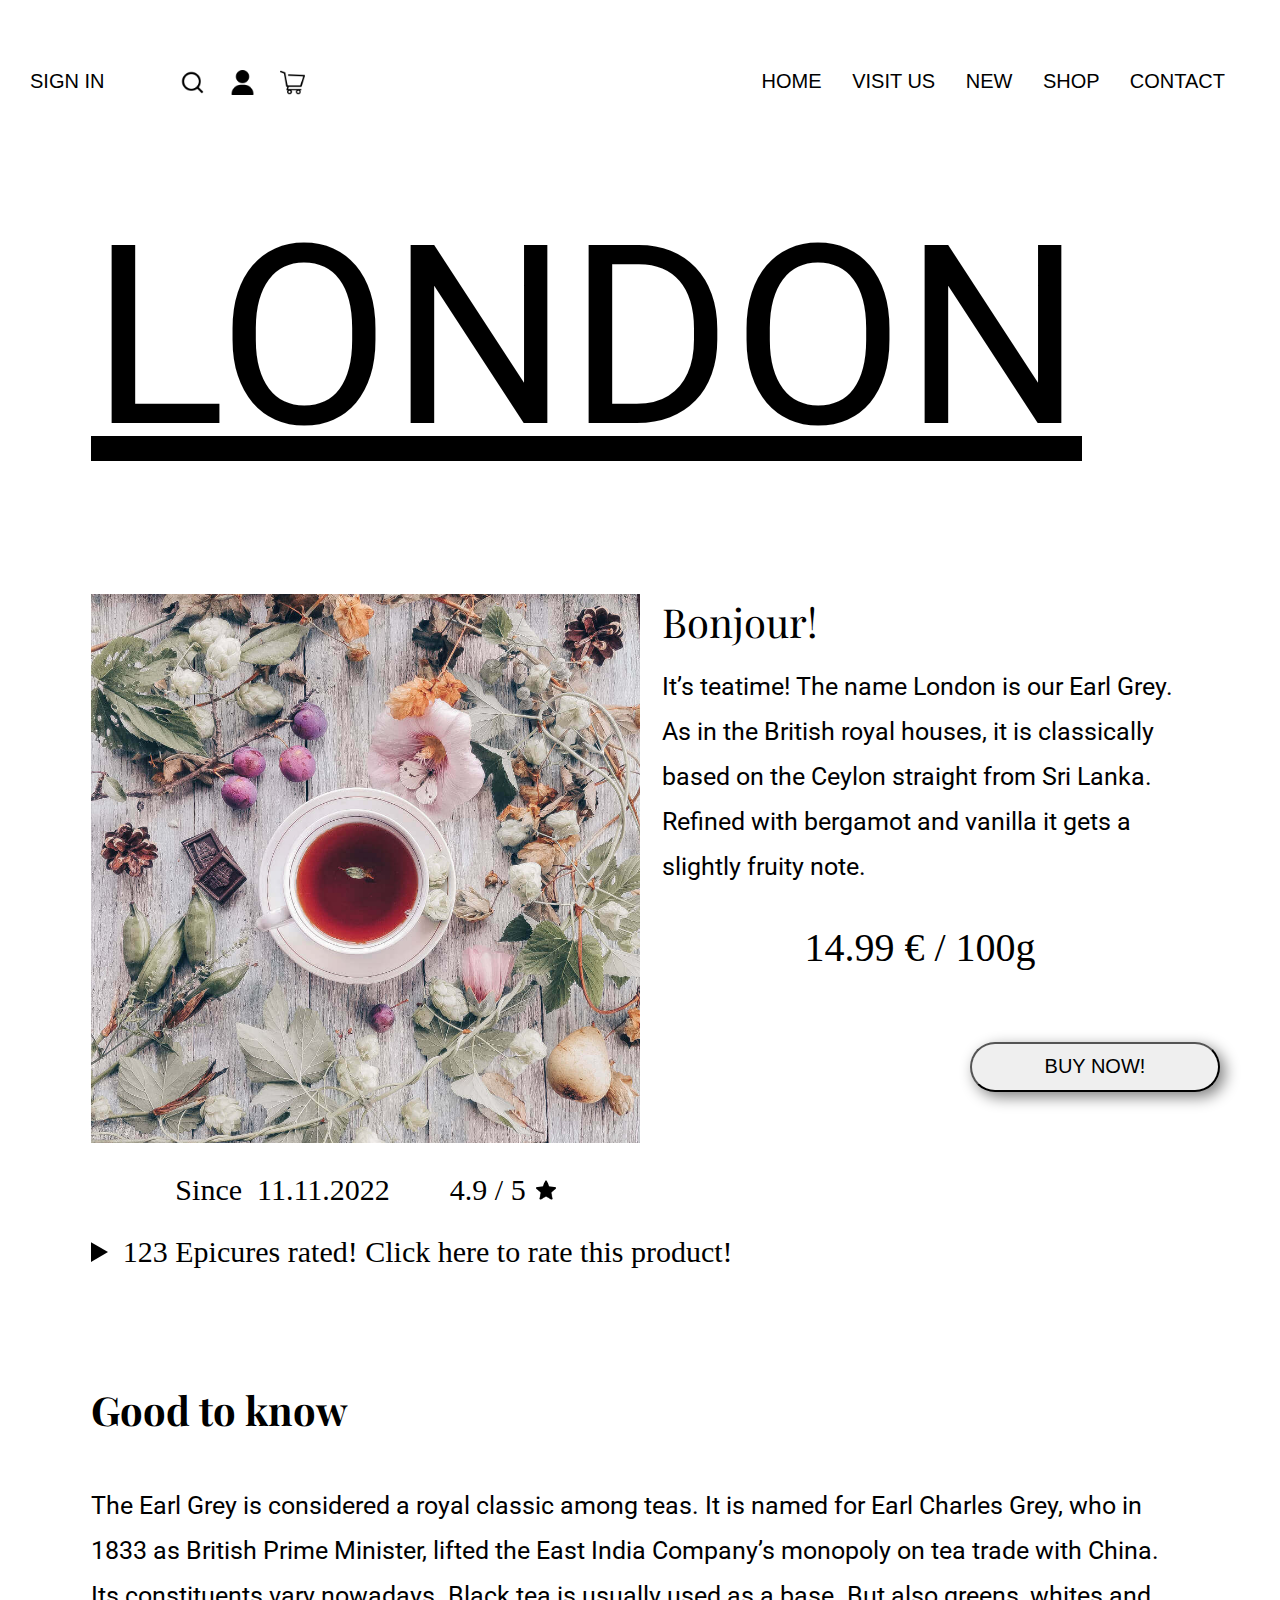
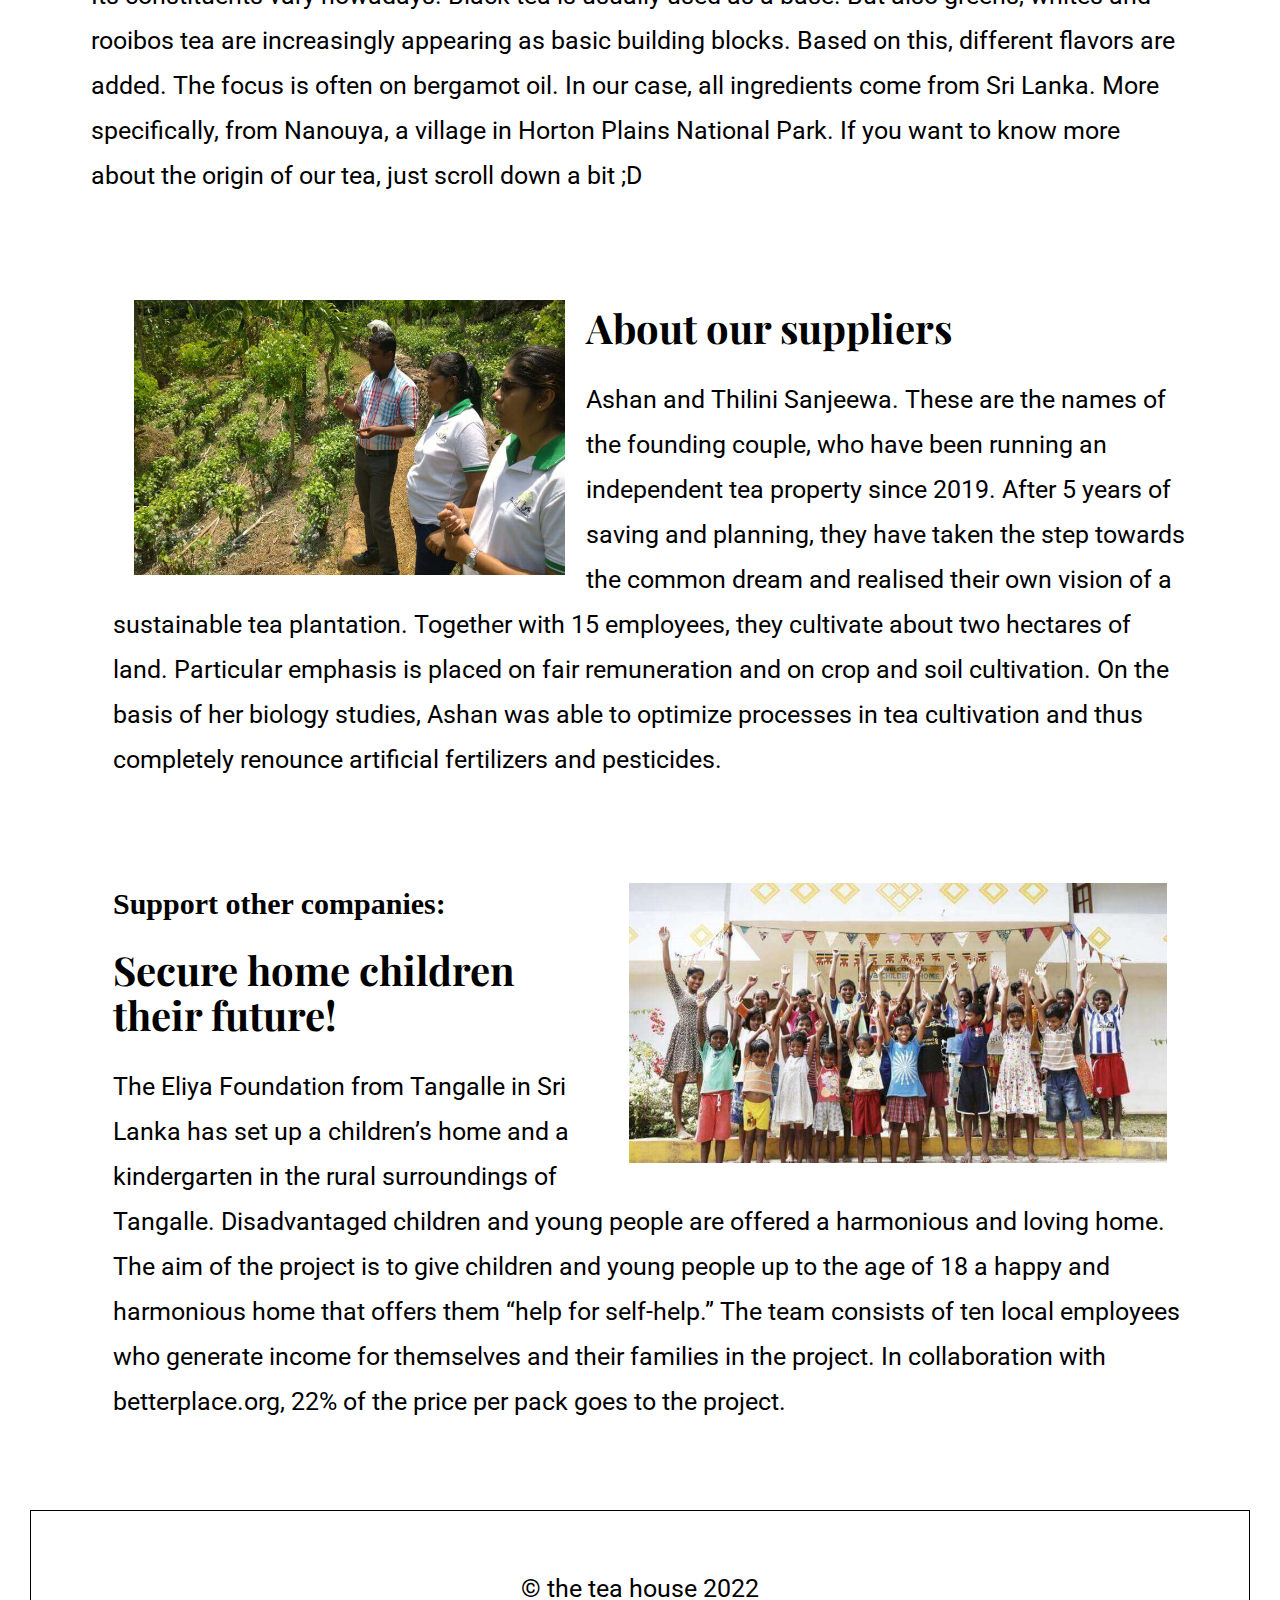
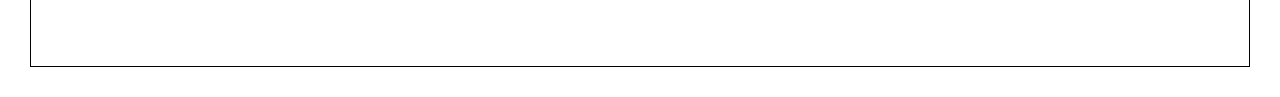
<file: product2.html>
<!DOCTYPE html>
<html lang="en">
  <head>
    <meta charset="UTF-8" />
    <meta http-equiv="X-UA-Compatible" content="IE=edge" />
    <meta name="viewport" content="width=device-width, initial-scale=1.0" />
    <title>the tea house</title>    
    <link rel="stylesheet" href="styles.css" />
  </head>

  <body>
    <header class="header">
      <nav class="">
        <div class="nav-pos">
          <div class="left-box">
            <a class="" href="">SIGN IN </a>
            <a href="index.html">
              <img src="img/search.png" class="pos-icon0"height="25"alt="Logo"
            </a>
            <a href="index.html">
              <img src="img/account.png" class="pos-icon1"height="25"alt="Logo"
            </a>
  
            <a class="" href="cart.html">
              <img
                class="pos-icon2"
                height="25"
                src="img/cart_icon.png"
                alt="Shoppingcart"
              />
            </a>
          </div>
          <div class="right-box">
            <a class="menu-link" href="index.html">HOME </a>
            <a class="menu-link" href="visitus.html"> VISIT US </a>
            <a class="menu-link" href="new.html"> NEW </a>
            <a class="menu-link" href="shop.html"> SHOP </a>
            <a class="menu-link" href="contact.html"> CONTACT </a>
          </div>
        </div>
      </nav>
    </header>

    <main>

      <div class="product-detail-container">
        <div class="product-title product-title new-font">LONDON</div>

        <div class="product-img-div">
          <img
            id="product-img"
            class="product-img"
            src="img/bild12.jpeg"
            alt="Tea Paris"
          />

          <section class="time-likes-con">
            <div class="time">

              <div class="texttime">Since &nbsp;</div>
              <time id="time"> 11.11.2022</time>
            </div>

            <div class="likes">
              <div id="likes-amount"><span id="rate-average"> 4.9 </span>/ 5</div>
              <div>
                <a href="http://">
                  <img
                    class="herz-icon"
                    src="img/star1.png"
                    alt="Star icon"
                  />
                </a>
              </div>
            </div>
          </section>
        </div>

        <section class="product-description-short">
          <div class="description-title">Bonjour!</div>
          <p>
            It’s teatime! The name London is our Earl Grey.
            As in the British royal houses, it is classically based on the Ceylon straight from Sri Lanka.
            Refined with bergamot and vanilla it gets a slightly fruity note.
          </p>

          

          <div class="con-price-btn">
            <div class="text-div">
              14.99 € / 100g 
            </div>
            <!-- <button class="buy-now-btn buy-btn size-btn">BUY NOW!</button>  -->
          </div>
       
          <div class="size-form">
            <!-- <label for="tea">Amount:&nbsp</label>
            <select
              class="amount-form"
              id="amount"
              name="amount"
             
            >
              <option value="1" selected>1</option>
              <option value="2">2</option>
              <option value="3">3</option>
              <option value="4">4</option>
              <option value="5">5</option>
              <option value="6">6</option>
            </select> -->
          </div>

          <div class="choice-amount">
            <div class="choice">
            </div>

            <span class="output output-size"></span>

            <div class="amount-number">
            </div>

            <span class="output-num output-size"></span>

            <div class="amount-price">
            </div>

            <span class="output-size" id="output-price"></span>
          </div>

          <div class="buy-btn-div">
              
              <button class="buy-now-btn buy-btn size-btn" id="produkt2" value="produkt2">BUY NOW!</button>         
          </div>
        </section>

        <div class="rating-area">
          <!-- drop down: -->
          <details class="rating"><summary class="summary"><span id="amount-userrats">123 </span>Epicures rated! Click here to rate this product!</summary>
            <fieldset class="fieldset">
              <legend>Product rating</legend>

              <span id="counter">0</span>
              <span>/ 800</span>

                <form action="">
                  <label class="amount-form" for="tea">Choose:&nbsp</label>
                    <select class="amount-form-select star-form" name="rating-heart" size="1" id="rating-heart">
                    <option value="1-star">1 Star</option>
                    <option value="2-star">2 Star</option>
                    <option value="3-star">3 Star</option>
                    <option value="4-star">4 Star</option>
                    <option value="5-star">5 Star</option>
                  </select>
                </form>
              <textarea class="textarea-size" placeholder="Leave a review" maxlength="800" name="rating" id="rating" cols="160" rows="20"></textarea>
                <input class="size-btn send-rate-btn" type="submit" value="Send">
            </details>&nbsp;
          </fieldset>
        </div>


        <section class="information-container">
          <article class="aboutTheTea">
            <h1>Good to know</h1>
            <p>
              The Earl Grey is considered a royal classic among teas.
              It is named for Earl Charles Grey, who in 1833 as British Prime Minister, lifted the East India Company’s monopoly on tea trade with China.
              Its constituents vary nowadays. Black tea is usually used as a base.
              But also greens, whites and rooibos tea are increasingly appearing as basic building blocks.
              Based on this, different flavors are added. The focus is often on bergamot oil.
              In our case, all ingredients come from Sri Lanka. More specifically, from Nanouya, a village in Horton Plains National Park.
              If you want to know more about the origin of our tea, just scroll down a bit ;D
            </p>
          </article>

            <article class="aboutTheCompany">
              <img src="img/srilanka1.jpg" class="img1-new" alt="People on a tea plantage">
                <h1>About our suppliers</h1>
                <p>
                  Ashan and Thilini Sanjeewa.
                  These are the names of the founding couple, who have been running an independent tea property since 2019.
                  After 5 years of saving and planning, they have taken the step towards the common dream and realised their own vision of a sustainable tea plantation.
                  Together with 15 employees, they cultivate about two hectares of land.
                  Particular emphasis is placed on fair remuneration and on crop and soil cultivation.
                  On the basis of her biology studies, Ashan was able to optimize processes in tea cultivation and thus completely renounce artificial fertilizers and pesticides.
                </p>
            </article>
          </section>

          <article class="support support-text">
            <img src="img/srilanka2.jpg"  class="img2-new" alt="Children in front of a kindergarten">
              <h2>Support other companies:</h2>
              <h1>Secure home children their future!</h1>
              <p>
                The Eliya Foundation from Tangalle in Sri Lanka has set up a children’s home and a kindergarten in the rural surroundings of Tangalle.
                Disadvantaged children and young people are offered a harmonious and loving home.
                The aim of the project is to give children and young people up to the age of 18 a happy and harmonious home that offers them “help for self-help.”
                The team consists of ten local employees who generate income for themselves and their families in the project.
                In collaboration with
                <a href="https://www.betterplace.org/de"> betterplace.org</a>,
                22% of the price per pack goes to the project.
              </p>
          </article>
      </div>
    </main>

    <footer class="footer">
      <div class="footer-div">
        <p class="impressum-copy-footer">&copy; the tea house 2022</p>
      </div>
    </footer>
    <script src="js/counter.js"></script>
    <script src="js/addToCar.js"></script>
  </body>
</html>
</file>
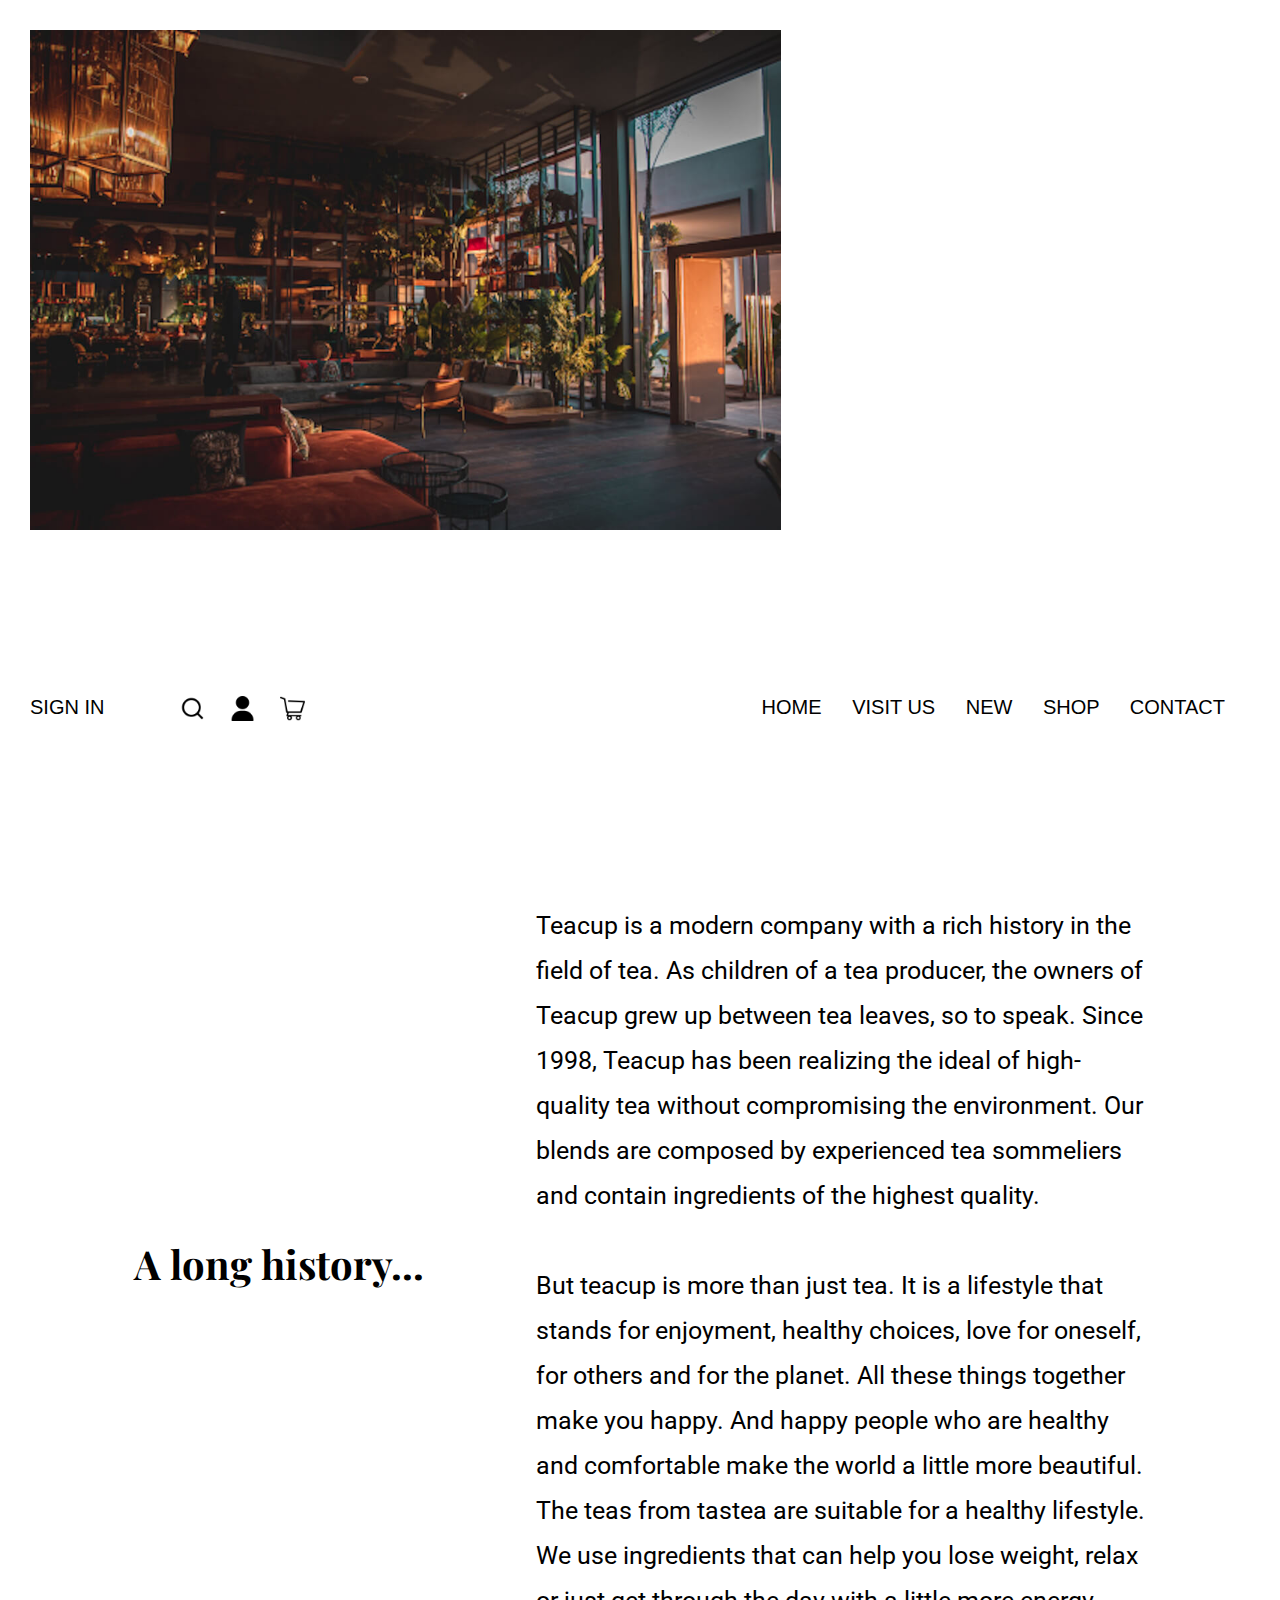
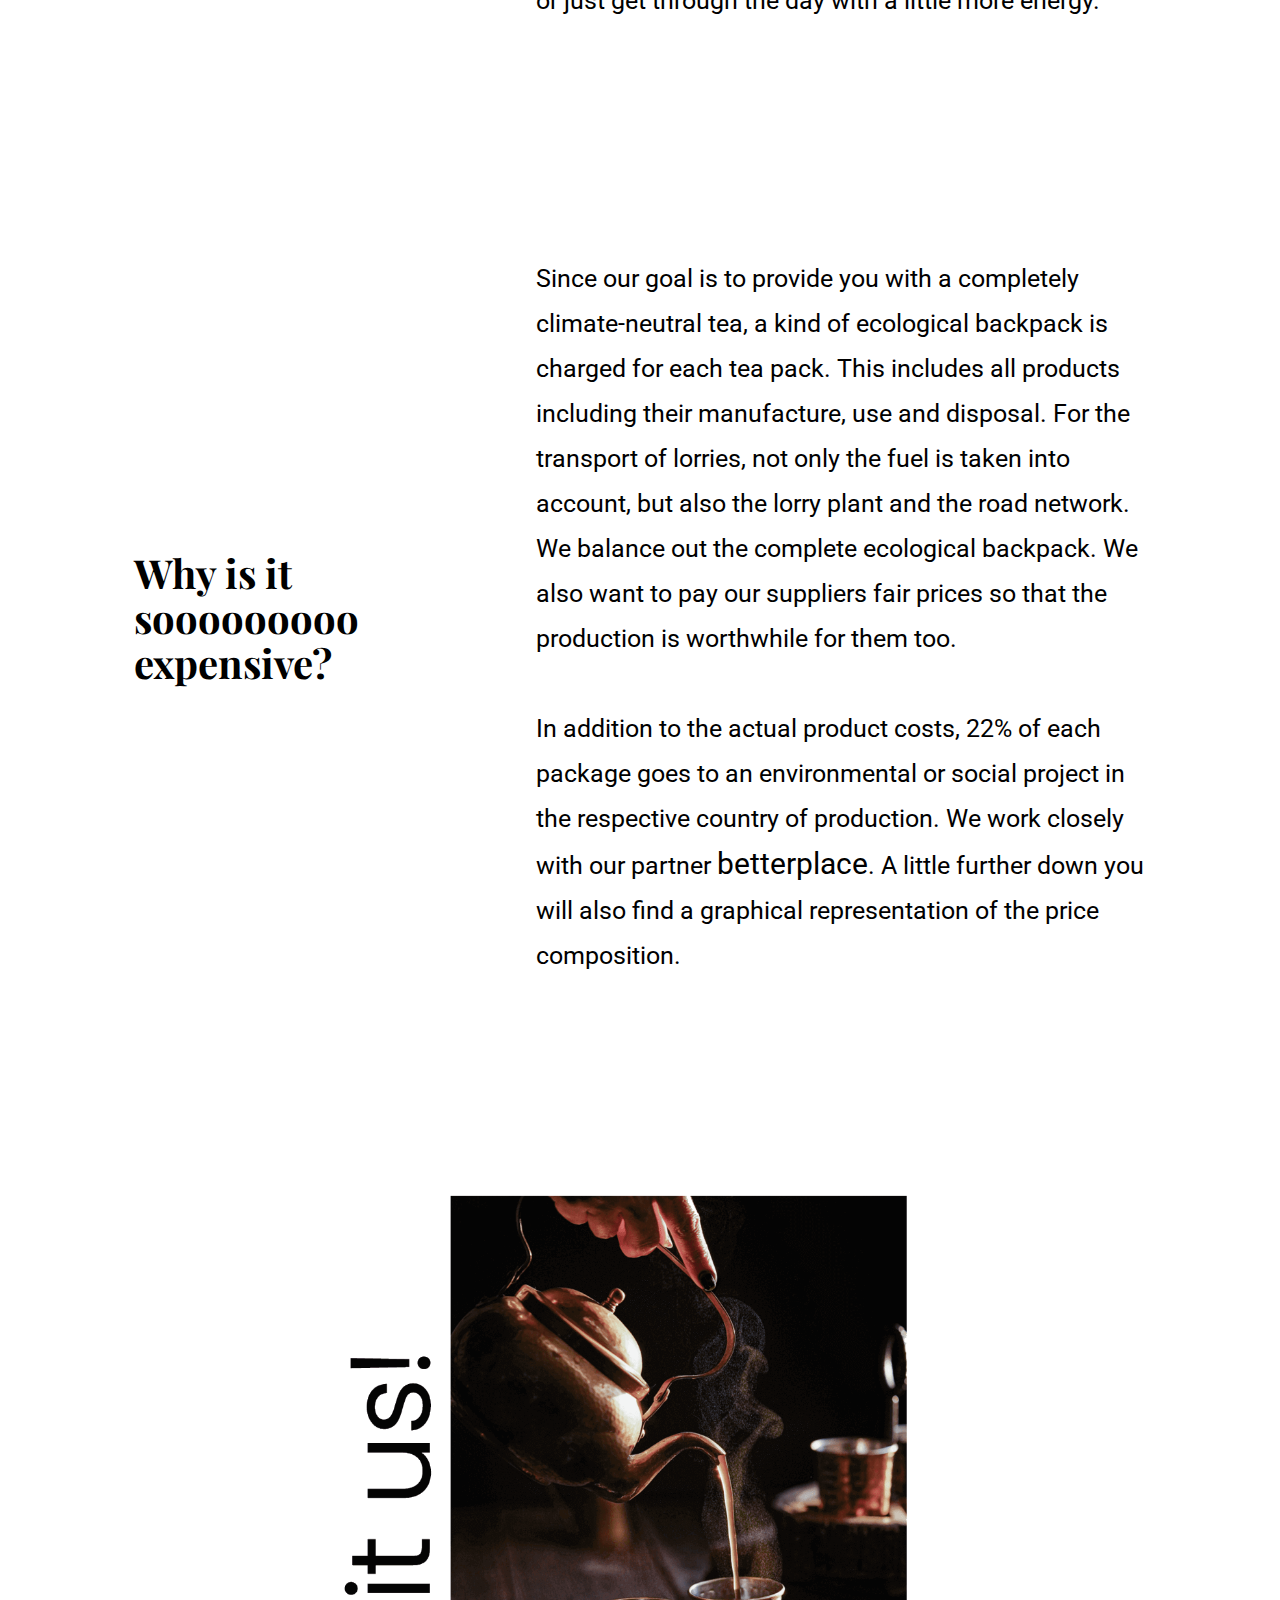
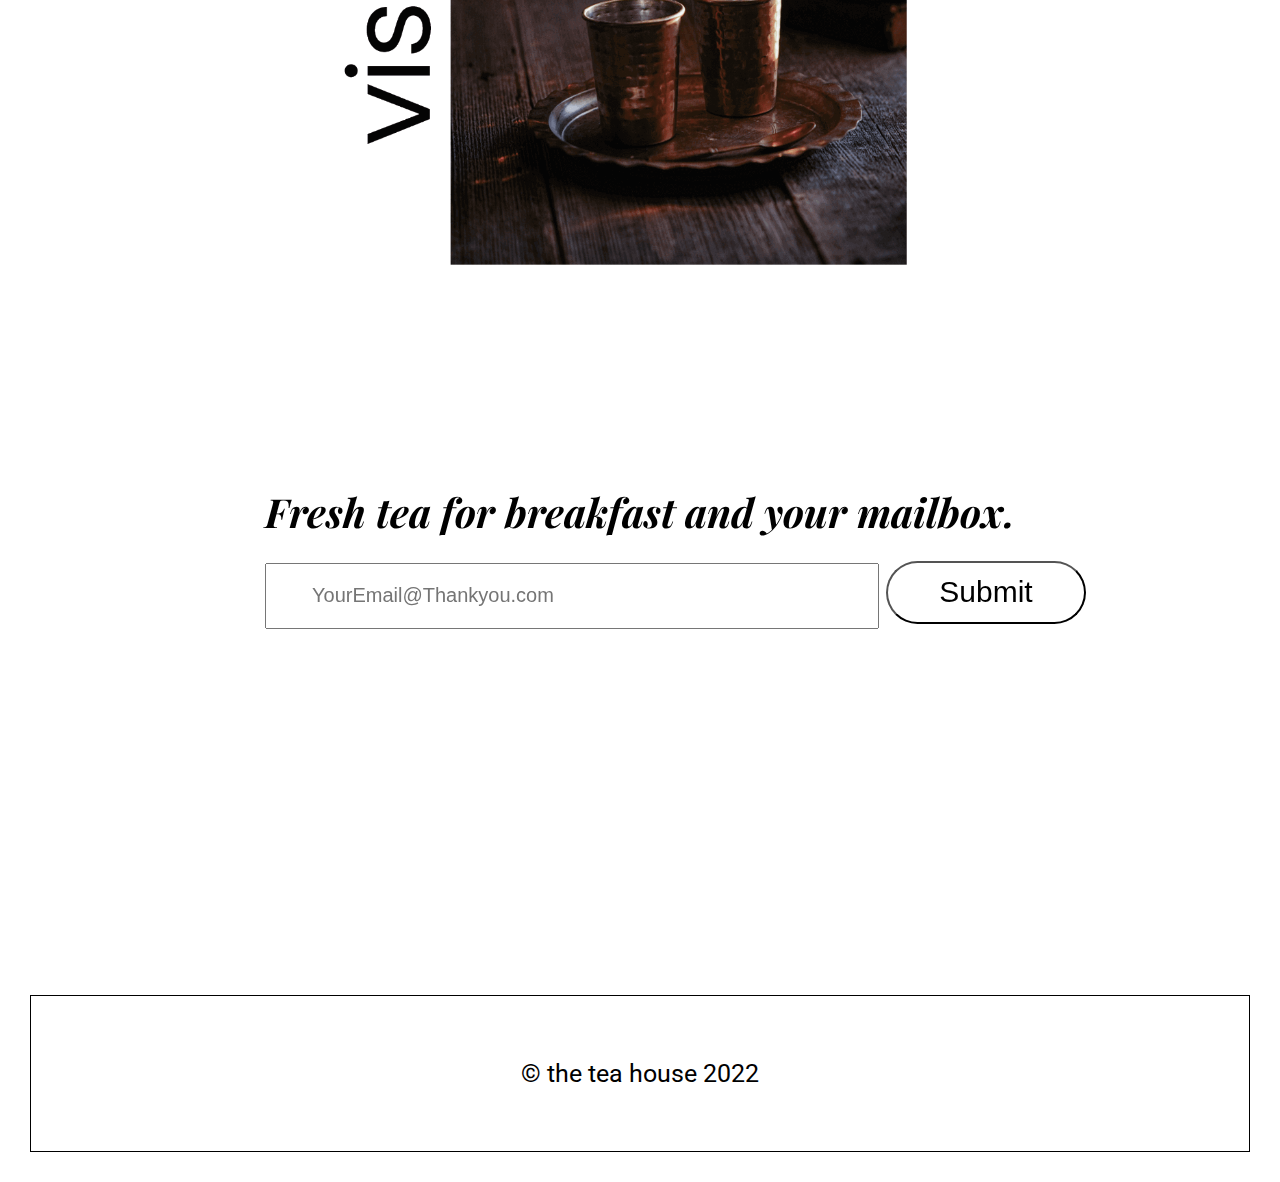
<file: visitus.html>
<!DOCTYPE html>
<html lang="en">
  <head>
    <meta charset="UTF-8" />
    <meta http-equiv="X-UA-Compatible" content="IE=edge" />
    <meta name="viewport" content="width=device-width, initial-scale=1.0" />
    <title>the tea house</title>    
    <link rel="stylesheet" href="styles.css" />
  </head>
  <body>
      <header class="header">
        <div class="">
          <img
            class="new-img-height"
            src="img/bar.jpeg"
            alt="Table with tea"
          />   
        </div>
      </header>


        <!-- <nav class="nav-flex nav-down"> -->
          <nav class="nav-down">
            <div class="nav-pos">
              <div class="left-box">
                <a class="" href="">SIGN IN </a>
                <a href="index.html">
                  <img src="img/search.png" class="pos-icon0"height="25"alt="Logo"
                </a>
                <a href="index.html">
                  <img src="img/account.png" class="pos-icon1"height="25"alt="Logo"
                </a>
      
                <a class="" href="cart.html">
                  <img
                    class="pos-icon2"
                    height="25"
                    src="img/cart_icon.png"
                    alt="Shoppingcart"
                  />
                </a>
              </div>
              <div class="right-box">
                <a class="menu-link" href="index.html">HOME </a>
                <a class="menu-link" href="visitus.html"> VISIT US </a>
                <a class="menu-link" href="new.html"> NEW </a>
                <a class="menu-link" href="shop.html"> SHOP </a>
                <a class="menu-link" href="contact.html"> CONTACT </a>
              </div>
            </div>
          </nav>

    <main>
      <section class="about-text-position">
        <h1 class="big-h1 about-title-position">A long history...</h1>
        <p class="about-p-position">
          Teacup is a modern company with a rich history in the field of tea.
          As children of a tea producer, the owners of Teacup grew up between tea leaves, so to speak.
          Since 1998, Teacup has been realizing the ideal of high-quality tea without compromising the environment.
          Our blends are composed by experienced tea sommeliers and contain ingredients of the highest quality.
          <br />
          <br />
          But teacup is more than just tea.
          It is a lifestyle that stands for enjoyment, healthy choices, love for oneself, for others and for the planet.
          All these things together make you happy.
          And happy people who are healthy and comfortable make the world a little more beautiful.
          The teas from tastea are suitable for a healthy lifestyle.
          We use ingredients that can help you lose weight, relax or just get through the day with a little more energy.
        </p>
      </section>

      <section class="about-text-position">
        <h1 class="big-h1 about-title-position">Why is it<br>sooooooooo <br> expensive?</h1>
        <p class="about-p-position">
          Since our goal is to provide you with a completely climate-neutral tea, a kind of ecological backpack is charged for each tea pack.
          This includes all products including their manufacture, use and disposal.
          For the transport of lorries, not only the fuel is taken into account, but also the lorry plant and the road network.
          We balance out the complete ecological backpack.
          We also want to pay our suppliers fair prices so that the production is worthwhile for them too.
          <br />
          <br />
          In addition to the actual product costs, 22% of each package goes to an environmental or social project in the respective country of production.
          We work closely with our partner
          <a class="about-text-link" href="https://www.betterplace.org/de"> betterplace</a>.
          A little further down you will also find a graphical representation of the price composition.
        </p>
      </section>


      <img class="about-img-2" src="img/visitusImg.PNG" alt="Teekanne" />

      <section class="email-div">
        <h1 class="email-form-title">Fresh tea for breakfast and your mailbox.</h1>
        <form class="email-form" action=" ">
          <input class="email-input-form" type="email" id="email" placeholder="YourEmail@Thankyou.com" name="email">
          <input class="submit-text" type="submit" value="Submit">
        </form
      </section>
    </main>

    <footer class="footer">
      <div class="footer-div">
        <p class="impressum-copy-footer">&copy; the tea house 2022</p>
      </div>
    </footer>
  </body>
</html>
</file>
<file: styles.css>
@import url("https://fonts.googleapis.com/css2?family=Playfair+Display:ital@0;1&display=swap");
@import url("https://fonts.googleapis.com/css2?family=Playfair+Display:ital@1&display=swap");
@import url("https://fonts.googleapis.com/css2?family=Roboto:wght@300&display=swap");

* {
  /* border: solid 1px black; */
}
body {
  max-width: 100%;
  overflow-x: hidden;
  margin: 30px;
}
h1 {
  font-size: 40px;
  font-family: "Playfair Display", serif;
  line-height: 45px;
}

p {
  font-size: 25px;
  font-family: "Roboto", sans-serif;
  line-height: 45px;
}

a,
a:visited {
  text-decoration: none;
  color: black;
}

nav {
  width: 100%;
}
.logo-box {
  width: 300px;
}

nav > * {
  font-size: 20px;
  color: black;
  font-family: "Barlow Condensed", sans-serif;
}

label {
  font-family: "Roboto", sans-serif;
  font-size: 20px;
}

.big-font {
  font-family: "Barlow Condensed", sans-serif;
}

.new-font {
  font-family: "Roboto", sans-serif;
}
.new-font-s {
  font-family: "Roboto", sans-serif;
  font-size: 50px;
  font-weight: bolder;
  margin: 10%;
}
.product-title2 {
  font-size: 200px;
  margin-bottom: 3%;
}

.con-big-links {
  display: grid;
  position: relative;
  height: 1500px;
}

.con-link-1 {
  position: absolute;
  left: 50%;
  margin-bottom: 10%;
}
.con-link-2 {
  position: absolute;
  top: 50%;
}

.pos2 {
  position: absolute;
  right: 40%;
  top: 90%;
}
.nav-flex {
  display: flex;
  align-items: center;
  font-size: 25px;
  width: 100%;
  height: auto;
}

.nav-pos {
  display: flex;
  position: relative;
  /* align-items: baseline; */
  background-color: white;
  height: 100px;
}

.pos-icon0 {
  position: absolute;
  top: 0;
  left: 150px;
}

.pos-icon1 {
  position: absolute;
  top: 0;
  left: 200px;
}
.pos-icon2 {
  position: absolute;
  top: 0;
  left: 250px;
}

.menu-link {
  padding-right: 25px;
}

.main-img {
  width: 100vw;
}

.right-box {
  position: absolute;
  right: 0;
  top: 40px;
}
.left-box {
  position: absolute;
  left: 0;
  top: 40px;
}

.nav-down {
  /* height: 50px; */
  position: -webkit-sticky;
  position: sticky;
  top: 0px;
  margin-top: 10%;
  background-color: white;
}

.main-title {
  font-size: 200px;
  text-align: center;
  /* font-family: "Barlow Condensed", sans-serif; */
}

/* Quotes--------------------- */

.home-section {
  display: grid;
  margin-top: 15%;
  justify-content: center;
  align-items: center;
}

.sign {
  font-size: 100px;
  width: 100%;
  justify-content: center;
  font-style: italic;
  margin-left: 50%;
  font-family: "Playfair Display", serif;
  font-size: 100px;
}

.quotes {
  width: 75%;
  line-height: 70px;
  font-style: italic;
  margin-left: 25%;
  padding-bottom: 0%;
  font-family: "Playfair Display", serif;
  font-size: 50px;
}

hr.rounded {
  border-top: 2px solid black;
  border-radius: 5px;
  width: 20%;
}

.author {
  margin-left: 70%;
}

/* Section image bar--------------------- */

.sec-2 {
  /* position: relative; */
  /* border: 1px solid red; */
}

.main-img2 {
  width: 135vw;

  /* border: 1px solid red; */
  left: -30%;
}

.drink-more-text {
  font-size: 150px;
  left: 30%;
  top: 1000px;
  /* border: 1px solid red; */
  color: white;
  line-height: 80%;
}

.img-title {
  display: flex;
  margin-top: 20%;
  width: 90%;
  border: 1px solid red;
}

.home-back-img-1 {
  width: 70%;
  position: relative;
  right: 0%;
}

.home-back-img-3 {
  width: 70%;
  position: relative;
  right: 0%;
}

.home-title {
  width: 100%;
  font-size: 10rem;
  line-height: 80%;
  width: 15%;
  position: relative;
  right: 0%;
  top: 40%;
  margin-bottom: 70%;
}

/* Section 3 links ------------------------------*/

.link-con {
  /* display: flex; */
  position: relative;
  margin-top: 10%;
}

.con-link-viewAll {
  position: absolute;
  left: 50%;
  bottom: 50%;
  align-items: flex-end;
}

.con-link-newArrival {
  position: absolute;
}

.title {
  font-size: 150px;
}
.link {
  /* border: 1px solid black; */
  width: 500px;
  font-size: 30px;
  background-color: white;
  text-align: center;
  justify-content: center;
  /* height: 50px; */
  text-shadow: 5px 5px 15px;
}

/* Table Shop*/
.container-table {
  display: flex;
  font-size: large;
  margin-top: 15%;
  justify-content: center;
}

.container-table-shop {
  display: flex;
  font-size: large;

  justify-content: center;
}

.table-distance {
  margin-top: 15%;
  margin-bottom: 10%;
  font-size: 30px;
}

.paket-img {
  position: relative;
  left: 33%;
  width: 60%;
}

.table-head {
  font-size: 100px;
}

.td-distance {
  padding-right: 0%;
}

:link,
.home-link:visited {
  text-decoration: none;
}

.product-links,
.home-link:visited {
  color: rgb(69, 139, 0);
}

a:visited {
  text-decoration: none;
}

.product-links {
  font-weight: bolder;
  color: chartreuse;
}

.product-links:hover {
  color: orange;
}

.home-section {
  display: grid;
  margin-top: 15%;
  justify-content: center;
  align-items: center;
}

.sign {
  font-size: 100px;
  width: 100%;
  justify-content: center;
  font-style: italic;
  margin-left: 50%;
  font-family: "Playfair Display", serif;
  font-size: 100px;
}

.quotes {
  width: 75%;
  line-height: 70px;
  font-style: italic;
  margin-left: 25%;
  padding-bottom: 0%;
  font-family: "Playfair Display", serif;
  font-size: 50px;
}

hr.rounded {
  border-top: 2px solid black;
  border-radius: 5px;
  width: 20%;
}

.author {
  margin-left: 70%;
}

.img-title {
  display: flex;
  margin-top: 20%;
  width: 90%;
}

.home-back-img-1 {
  width: 70%;
  position: relative;
  right: 0%;
}

.home-back-img-3 {
  width: 70%;
  position: relative;
  right: 0%;
}

.home-title {
  width: 100%;
  font-size: 10rem;
  line-height: 80%;
  width: 15%;
  position: relative;
  right: 0%;
  top: 40%;
  margin-bottom: 70%;
}

.title-link {
  display: grid;
  position: relative;
}

.viewAll-txt-link {
  position: absolute;
  left: 100%;
  display: grid;
}

.pos-link {
  margin-top: 0%;
  font-size: 40px;
  margin-left: 100%;
}

.pos-link:hover {
  color: orange;
}

.pos {
  margin-left: 60%;
}

.home-back-img-2 {
  height: 20%;
  width: 50%;
  position: relative;
  left: 20%;
}

.home-title-2 {
  font-size: 8rem;
  line-height: 80%;
  width: 500px;
  position: relative;
  left: 20%;
}

.distance {
  margin-top: 30%;
}

.position-email {
  position: relative;
  left: 0%;
  margin-bottom: 15%;
  float: left;
}

.pos-form {
  margin-top: 0%;
}

/*------------------------------ PDP: ------------------------------ */

.product-detail-container {
  display: flex;
  flex-flow: wrap row;
  font-size: 5rem;
  margin: 5%;
  height: 20%;
}

.product-title {
  font-size: 250px;
  width: 100%;
  text-decoration: underline;
  margin-bottom: 10%;
}

.product-img-div {
  width: 50%;
}

.product-img {
  width: 100%;
}

.product-img-home {
  height: 300px;
}

.description-title {
  font-size: 40px;
  font-family: "Playfair Display", serif;
  margin-top: 2%;
}
.product-description-short {
  width: 47%;
  font-size: 1rem;
  line-height: 35px;
  margin-left: 2%;
  height: 30%;
}

.con-price-btn {
  display: grid;
}
.price-div {
  height: 10%;
  font-size: 35px;
  display: flex;
  justify-content: space-evenly;
  align-items: center;
}

.text-div {
  display: flex;
  justify-content: space-evenly;
  align-items: center;
  margin-bottom: 0%;
  margin-top: 3%;

  font-size: 40px;
}

/* neue Size-Buttons:  */
.size-box {
  display: grid;
  font-size: 25px;
  margin-top: 2%;
}

.size-btn {
  font-size: 20px;
  font-family: "Barlow Condensed", sans-serif;
  width: 150px;
  box-shadow: 5px 5px 15px grey;
  justify-content: space-around;
}

.size-btn:hover {
  box-shadow: 5px 5px 15px chartreuse;
  border: greenyellow;
  color: green;
}

.size-btn:active {
  border-color: greenyellow;
}

.price-btn {
  font-size: 30px;
  font-family: "Barlow Condensed", sans-serif;
}

/* Paketgroesse dropdown */
.size-form {
  margin-top: 10%;
  font-size: 20px;
  display: flex;
  justify-content: center;
  align-items: center;
}

#sizes {
  font-size: 20px;
  margin-right: 5%;
}


.amount-form {
  font-size: 30px;
  font-family: "Barlow Condensed", sans-serif;
}

.amount-form-select {
  border: none;
  font-size: 30px;
  font-family: "Barlow Condensed", sans-serif;
}

.choice-amount {
  display: flex;
  justify-content: space-between;
  text-align: left;
}

.choice {
  margin-left: 0%;
  min-width: 15%;
  padding-left: 0%;
}

.amount-number {
  min-width: 15%;
}

amount-price {
  min-width: 15%;
}

.output-size {
  width: 10%;
  font-size: 20px;
  padding-top: 5%;
  align-items: center;
}

.output-span {
  width: 10%;
}

.buy-btn-div {
  display: grid;
  justify-content: center;
  align-items: center;
}

/* .buy-now-btn {
  width: 200px;
} */

.buy-btn {
  width: 250px;
  box-shadow: 5px 5px 15px grey;
}

.buy-btn:hover {
  box-shadow: 5px 5px 15px chartreuse;
  border: greenyellow;
  color: green;
}

/* Since und like unter Produktbild */
.time-likes-con {
  display: flex;
  justify-content: space-around;
  margin-top: 2%;
  font-size: 30px;
  background-color: white;
  justify-content: center;
  align-items: center;
  margin-bottom: 5%;
}

.time {
  display: flex;
  margin-right: 50px;
}

.likes {
  display: flex;
  margin-left: 0%;
  padding-left: 10px;
}

.herz-icon {
  height: 20px;
  padding-left: 10px;
  padding-top: 25%;
}


.information-container {
  display: flex;
  flex-flow: wrap row;
  font-size: 5rem;
  margin: 0%;
}

.aboutTheTea {
  display: grid;
  margin-top: 0%;
  width: 100%;
}

.company-container {
  display: flex;
  margin-top: 5%;
}

.aboutTheCompany,
.support {
  margin-top: 5%;
  padding-left: 2%;
  font-size: 20px;
}


.company-img-paris {
  margin-top: 5%;
  position: relative;
  background-repeat: no-repeat;
  width: 50%;
  background-position: bottom;
  background-position: 50% 50%;
  background-size: 100%;
}

.img1-new {
  width: 40%;
  height: auto;
  float: left;
  margin: 2%;
}

.support-img-paris {
  background-repeat: no-repeat;
  width: 50%;
  background-position: 50% 50%;
  background-size: 100%;
}

.img2-new {
  width: 50%;
  height: auto;
  float: right;
  margin: 2%;
}

.company-img-london {
  position: relative;
  width: 50%;
}

.support-img-london {
  width: 50%;
}

.order-title {
  font-size: 100px;
  margin-left: 10%;
  margin-top: 5%;
  margin-bottom: 5%;
}
.container-table-cart {
  display: flex;
  justify-content: center;
}

.hover-color:hover {
  color: orange;
}

.order-table {
  font-size: 40px;
}

.product-img-cart {
  height: 150px;
  margin-bottom: 2%;
}

.table-head-2 {
  width: 170px;
  height: 50px;
  font-size: 40px;
  font-weight: bolder;
  padding-bottom: 30px;
}

td {
  text-align: center;
}

.totalCost {
  font-size: 40px;
  font-weight: 900;
}

.under-product-list {
  margin-top: 5%;
  display: flex;

  margin-bottom: 15%;
}

.buy-now-btn {
  border-radius: 25px;
  margin-left: 70%;
  height: 50px;
}

.delete {
  height: 40px;
}

.delete-btn {
  border: 2px solid white;
  background-color: white;
  height: 40px;
  color: white;
  min-width: 50px;
  font-size: 0px;
  border-radius: 100px;
}

.order-nr-title {
  font-size: 50px;
}

/* ------------------------------NEW  ------------------------------*/

.newArrival-img {
  width: 70%;
}

.new-img-height {
  height: 500px;
}

.navi-down {
  background: white;
  transition-property: visibility;
  transition-duration: 2s;
  transition-delay: 1s;
}

.navi-down {
  visibility: visible;
}

.news-img {
  background-image: url("img/newArivalsImg.PNG");
  background-repeat: no-repeat;
  width: 100%;
  height: 1000px;
  background-position: bottom;
  background-position: 30% 10%;
  background-size: 100%;
}

.news-container {
  display: flex;
  flex-flow: wrap row;
  width: 100%;
  margin-bottom: 20%;
  justify-content: center;
}

.news-title {
  font-size: 300px;
  width: 100%;
}

.news-img-1,
.news-img-2,
.news-img-3 {
  width: 49%;
}

.news-text-1,
.news-text-2 {
  width: 75%;
  height: auto;
}

.news-text-3 {
  width: 40%;
}

.news-link-1,
.news-link-2 {
  width: auto;
  font-size: 30px;
  text-decoration: none;
  padding-left: 50%;
}

.news-link-1:hover,
.news-link-2:hover {
  color: orange;
}

.new-text-link {
  flex-direction: column;
  width: 40%;
  padding-left: 9%;
  padding-top: 10%;
}

.nav {
  position: fixed;
  transition: cubic-bezier(0.075, 0.82, 0.165, 1);
  background-color: rgba(255, 255, 255, 0);
}

.nav:hover {
  background-color: rgba(255, 255, 255, 1);
}

/* ------------------------------ABOUT: -------------------------------*/

.about-img {
  max-width: 80%;
}

.about-title-position {
  width: 33%;
}

.about-p-position {
  width: 50%;
}

.about-text-position {
  display: flex;
  justify-content: center;
  align-items: center;
  margin-top: 10%;
  margin-bottom: 15%;
}

.about-text-link {
  font-size: 30px;
}

.about-img-preisuebersicht {
  max-width: 60%;
  margin-bottom: 15%;
}

.about-img-2 {
  width: 100%;
  background-position: bottom;
  background-position: 30% 10%;
  background-size: 100%;
  margin-bottom: 15%;
}

/*-------------------------- Newsletter Form: --------------------------*/

.email-div {
  display: grid;
  width: 100%;
  justify-content: center;
  align-items: center;
  margin-bottom: 30%;
  position: relative;
}

.email-input-form {
  height: 60px;
  width: 25%;
  font-size: 20px;
  padding-left: 2%;
}

.email-form {
  width: 300%;
  font-size: 30px;
}

.submit-text {
  height: 63px;
  font-size: 30px;
  width: 200px;
  text-decoration: none;
  border-radius: 50px;
  background-color: white;
}

.submit-text:hover {
  box-shadow: 5px 5px 15px chartreuse;
  border: greenyellow;
  color: green;
}

.email-form-title {
  font-style: italic;
}



/* -----------------------------FOOTER ----------------------------- */

.footer {
  display: flex;
  justify-content: center;
  border: 1px solid black;
}
.footer-div {
  /* Aufgabenstellung: */
  text-align: center;
  width: 80%;
  margin: 30px;
  height: auto;
}

.impressum-link-footer {
  font-size: 25px;
  margin: 10px 0px 10% 80%;
  color: black;
}

.impressum {
  margin-top: 220px;
}

/*----------------------------- RATING AREA: ----------------------------- */
.rate-title {
  width: 100%;
  font-weight: 900;
  font-size: 40px;
}

.rating-area {
  width: 80%;
}

.rating {
  font-size: 25px;
}

.fieldset {
  margin-top: 3%;
}

.summary {
  width: 100%;
  font-size: 30px;
}

.textarea-size {
  display: flex;
  width: 70%;
  margin-top: 2%;
  height: 100px;
  font-size: 20px;
  margin-left: 20%;
}

.star-form {
  margin-top: 2%;
}

.send-rate-btn {
  margin-left: 20%;
}

/*----------------------------- contactform on contact: ----------------------------- */

.contactform-border {
  border-radius: 50px;
  width: 100%;
  align-items: center;
  justify-content: center;
  margin-bottom: 15%;
}

.title-contact {
  font-size: 80px;
}

.fieldset-contact {
  max-width: auto;
  border: 1px solid grey;
  border-radius: 25px;
  margin-bottom: 5%;
  margin-top: 10%;
  padding-top: 15%;
}

.fieldset-buttons {
  border-radius: 25px;
}

.contact-form-container {
  display: flex;
  justify-content: center;
  border-radius: 50px;
  font-size: 25px;
}

.contact-label {
  display: inline-block;
  width: 200px;
  max-width: 400px;
}

.input-contact-fields {
  font-size: 20px;
  font-family: "Courier New", Courier, monospace;
  width: 400px;
}

.textarea-contact {
  margin-top: 2%;
  font-size: 20px;
}

.cursive {
  font-style: italic;
}

.star-form {
  font-size: 20px;
}

.description {
  padding-top: 100px;
  height: 250px;
}

.desc-text-area {
  display: flex;
}

.contact-button {
  width: 250px;
  box-shadow: 5px 5px 15px grey;
  border-radius: 25px;
  height: 50px;
}

.reset-btn {
  border-color: grey;
}

.submit-btn {
  border-color: grey;
}

.reset-btn:hover {
  box-shadow: 5px 5px 15px orange;
  border: orange;
  color: darkorange;
}

.submit-btn:hover {
  box-shadow: 5px 5px 15px chartreuse;
  border: greenyellow;
  color: green;
}
</file>
